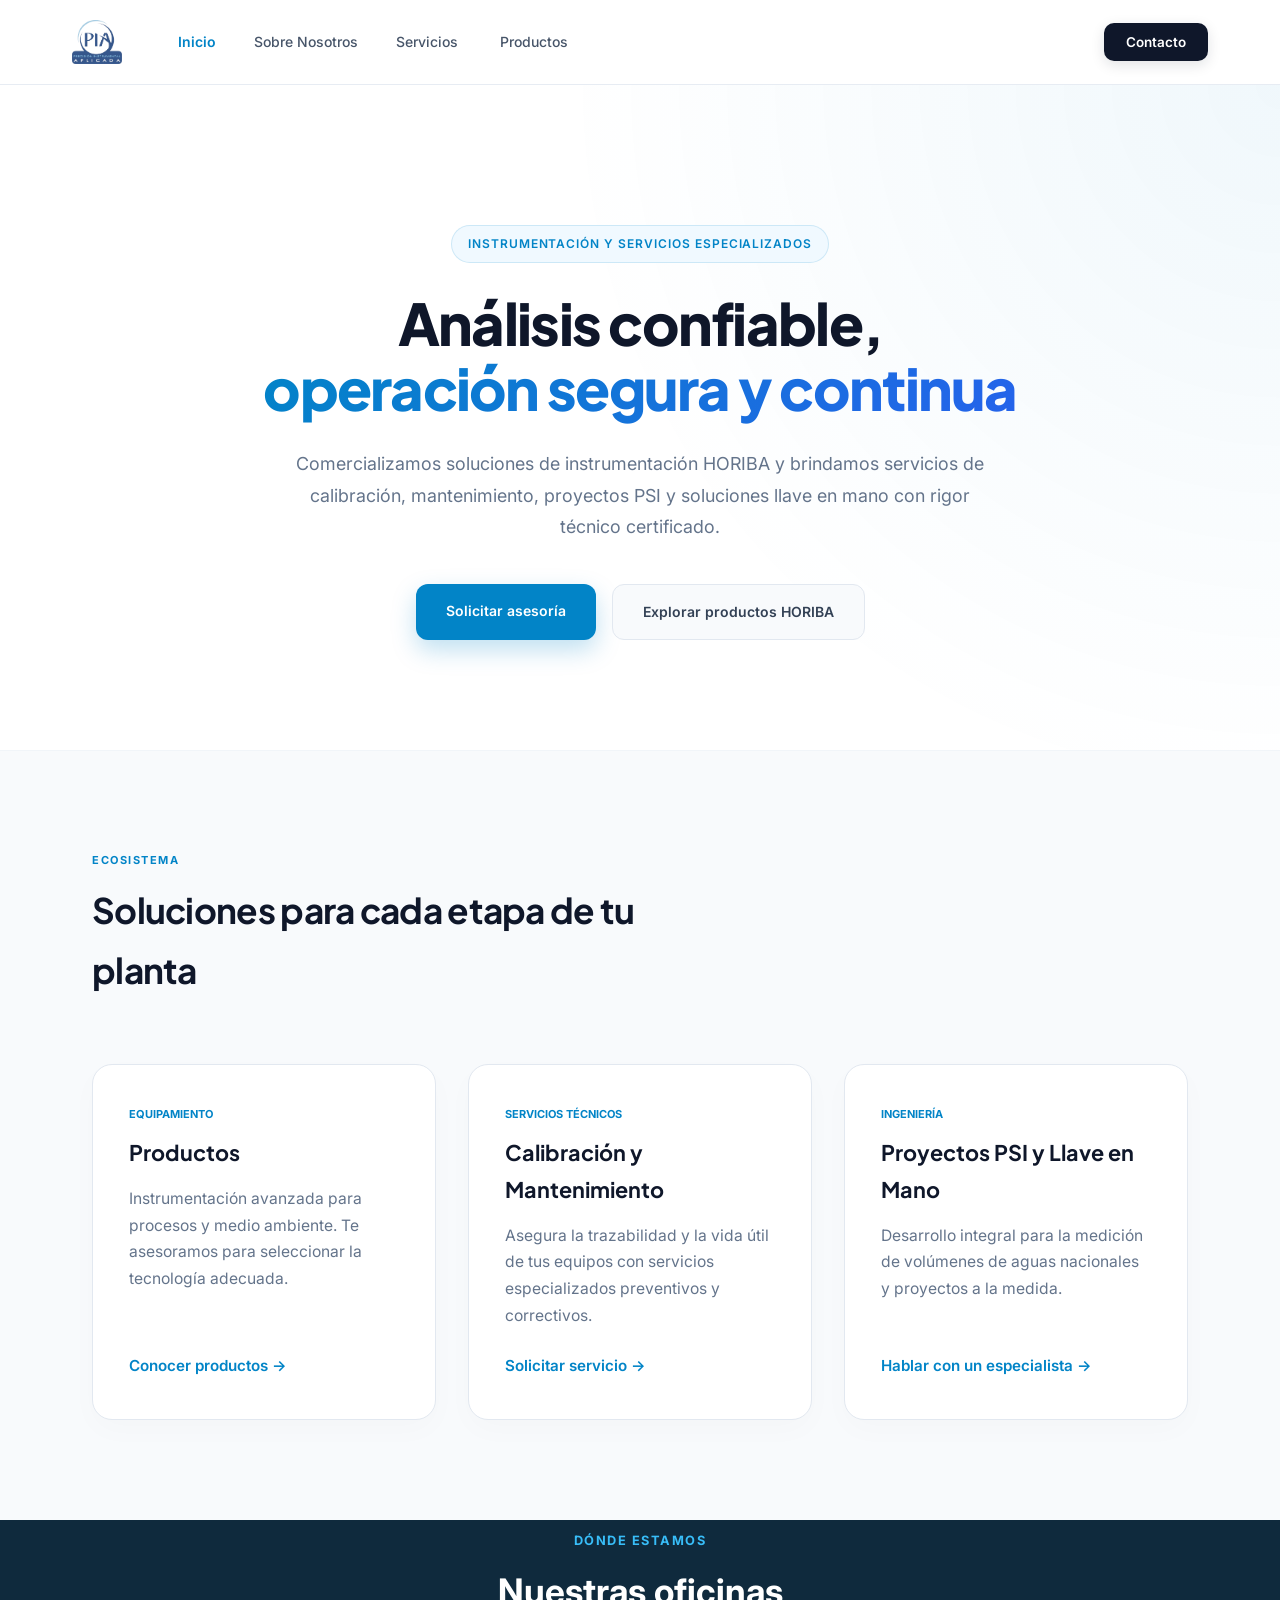
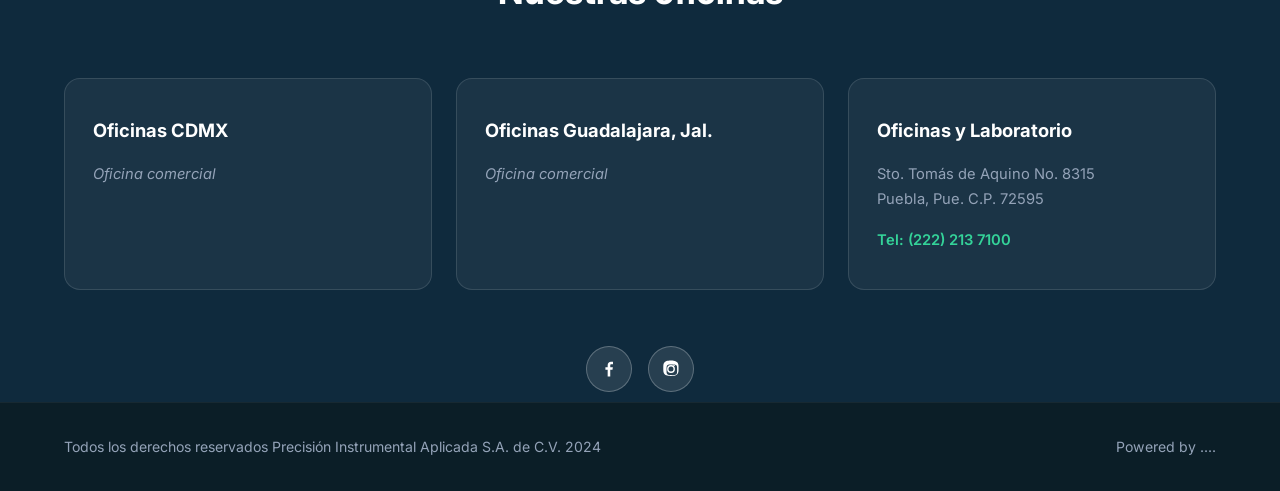
<file: index.html>
<!DOCTYPE html>
<html lang="es-MX">
<head>
  <meta charset="UTF-8">
  <meta name="viewport" content="width=device-width, initial-scale=1.0">
  <title>PIA | Precisión Instrumental Aplicada S.A. de C.V.</title>
  <meta name="description" content="Comercializamos soluciones de instrumentación HORIBA y servicios especializados de calibración, mantenimiento y proyectos PSI.">
  
  <link rel="preconnect" href="https://fonts.googleapis.com">
  <link rel="preconnect" href="https://fonts.gstatic.com" crossorigin>
  <link href="https://fonts.googleapis.com/css2?family=Inter:wght@300;400;500;600;700&family=Plus+Jakarta+Sans:wght@500;600;700;800&display=swap" rel="stylesheet">
  
  <link rel="stylesheet" href="css/style.css">
</head>
<body>

  <!-- HEADER / NAV -->
  <header style="position:sticky; top:0; z-index:1000; background:rgba(255,255,255,0.9); backdrop-filter:blur(12px); border-bottom:1px solid rgba(226,232,240,0.8);">
  <div class="header-container">

    <!-- GRUPO IZQUIERDA: LOGO + MENÚ -->
    <div class="header-left">
      <a href="index.html" style="display:flex; align-items:center;">
        <img src="assets/pialogo.png" alt="PIA" style="display:block; height:44px; width:auto;">
      </a>

      <nav>
        <ul>
          <li><a href="index.html" style="display:block; padding:10px 16px; color:#0284c7; font-size:14px; font-weight:600; border-radius:8px;">Inicio</a></li>
          <li><a href="nosotros.html" style="display:block; padding:10px 16px; color:#475569; font-size:14px; font-weight:500; border-radius:8px;">Sobre Nosotros</a></li>

          <!-- SERVICIOS -->
          <li style="position:relative;" onmouseenter="document.getElementById('drop-servicios').style.display='block';" onmouseleave="document.getElementById('drop-servicios').style.display='none';">
            <a href="servicios.html" style="display:flex; align-items:center; gap:4px; padding:10px 16px; color:#475569; font-size:14px; font-weight:500; border-radius:8px;">
              Servicios <span style="font-size:10px; opacity:0.5;"></span>
            </a>
            <div id="drop-servicios" class="nav-dropdown-menu servicios-drop">
              <div class="nav-section-title">Laboratorio</div>
              <a href="calibracion.html" class="nav-dropdown-item">Laboratorio de Calibración</a>
              <a href="mantenimiento.html" class="nav-dropdown-item">Mantenimiento Preventivo y Correctivo</a>
              <div class="nav-divider"></div>
              <div class="nav-section-title">Proyectos</div>
              <a href="servicios.html#psi" class="nav-dropdown-item">Prestador de servicios integrados (PSI)</a>
              <a href="servicios.html#llave-en-mano" class="nav-dropdown-item">Soluciones Llave en Mano</a>
            </div>
          </li>

          <!-- PRODUCTOS HORIBA -->
          <li style="position:relative;" onmouseenter="document.getElementById('drop-productos').style.display='block';" onmouseleave="document.getElementById('drop-productos').style.display='none';">
            <a href="productos.html" style="display:flex; align-items:center; gap:4px; padding:10px 16px; color:#475569; font-size:14px; font-weight:500; border-radius:8px;">
              Productos<span style="font-size:10px; opacity:0.5;"></span>
            </a>

            <div id="drop-productos" class="nav-dropdown-menu productos-drop">
              <div class="nav-section-title">De Proceso</div>
              <a href="productos.html" class="nav-dropdown-item" style="color:#0284c7; font-weight:600;">Productos</a>
              <div id="drop-productos" class="nav-dropdown-menu productos-drop">
                <div class="nav-section-title">Medio Ambiente</div>
                <a href="productos.html#medio-ambiente" class="nav-dropdown-item">Emisiones y Calidad (HORIBA)</a>
                <a href="productos.html#cems-horiba" class="nav-dropdown-item">Analizadores CEMS y Portátiles</a>
                <div class="nav-divider"></div>
                <div class="nav-section-title">Proceso</div>
                <a href="productos.html#proceso" class="nav-dropdown-item">Procesos Industriales</a>
              </div>
            </li>
          </ul>
        </nav>
      </div>

    <!-- BOTÓN DERECHA -->
    <div>
      <a href="contacto.html" style="background:#0f172a; color:#ffffff; font-size:13.5px; font-weight:600; padding:11px 22px; border-radius:10px; box-shadow:0 4px 14px rgba(15,23,42,0.12);">Contacto</a>
    </div>

  </div>
</header>


  <main>
    <!-- HERO SECTION MODERNA Y FLUIDA -->
    <section style="padding:140px 0 110px 0; background:radial-gradient(circle at top right, rgba(2,132,199,0.06), transparent 50%), #ffffff;">
      <div style="max-width:960px; margin:0 auto; padding:0 32px; text-align:center;">
        
        <div style="display:inline-block; background:#f0f9ff; color:#0284c7; font-weight:600; font-size:12px; letter-spacing:0.08em; text-transform:uppercase; padding:8px 16px; border-radius:50px; margin-bottom:28px; border:1px solid rgba(2,132,199,0.15);">
          Instrumentación y Servicios Especializados
        </div>

        <h1 style="font-family:'Plus Jakarta Sans', sans-serif; font-size:clamp(2.5rem, 4.5vw, 3.8rem); font-weight:800; color:#0f172a; line-height:1.12; margin:0 0 28px; letter-spacing:-0.03em;">
          Análisis confiable, <br>
          <span style="background: linear-gradient(135deg, #0284c7, #2563eb); -webkit-background-clip: text; background-clip: text; -webkit-text-fill-color: transparent;">operación segura y continua</span>
        </h1>

        <p style="font-size:1.12rem; color:#64748b; line-height:1.75; max-width:720px; margin:0 auto 42px auto;">
          Comercializamos soluciones de instrumentación HORIBA y brindamos servicios de calibración, mantenimiento, proyectos PSI y soluciones llave en mano con rigor técnico certificado.
        </p>

        <div style="display:flex; justify-content:center; gap:16px; flex-wrap:wrap;">
          <a href="contacto.html" style="background:#0284c7; color:#ffffff; font-weight:600; font-size:14px; padding:15px 30px; border-radius:12px; box-shadow:0 10px 25px rgba(2,132,199,0.25);">Solicitar asesoría</a>
          <a href="productos.html" style="background:#f8fafc; color:#334155; border:1px solid #e2e8f0; font-weight:600; font-size:14px; padding:15px 30px; border-radius:12px;">Explorar productos HORIBA</a>
        </div>
      </div>
    </section>

    <!-- PILARES DE SOLUCIONES (ESTILO EDITORIAL MINIMALISTA) -->
    <section style="padding:100px 0; background:#f8fafc; border-top:1px solid #f1f5f9;">
      <div style="max-width:1160px; margin:0 auto; padding:0 32px;">
        
        <div style="max-width:640px; margin-bottom:64px;">
          <span style="text-transform:uppercase; font-size:11px; font-weight:700; color:#0284c7; letter-spacing:1.5px; display:block; margin-bottom:10px;">Ecosistema</span>
          <h2 style="font-family:'Plus Jakarta Sans', sans-serif; font-size:2.2rem; color:#0f172a; margin:0; letter-spacing:-0.02em;">Soluciones para cada etapa de tu planta</h2>
        </div>

        <div style="display:grid; grid-template-columns:repeat(auto-fit, minmax(320px, 1fr)); gap:32px;">
          
          <div style="background:#ffffff; border:1px solid #e2e8f0; border-radius:20px; padding:40px 36px; box-shadow:0 10px 30px rgba(0,0,0,0.02); display:flex; flex-direction:column; justify-content:space-between;">
            <div>
              <span style="font-size:11px; font-weight:700; text-transform:uppercase; color:#0284c7; display:block; margin-bottom:12px;">Equipamiento</span>
              <h3 style="font-family:'Plus Jakarta Sans', sans-serif; font-size:1.35rem; color:#0f172a; margin:0 0 14px;">Productos</h3>
              <p style="color:#64748b; font-size:0.98rem; line-height:1.7; margin:0 0 24px;">Instrumentación avanzada para procesos y medio ambiente. Te asesoramos para seleccionar la tecnología adecuada.</p>
            </div>
            <a href="productos.html" style="color:#0284c7; font-weight:600; font-size:0.95rem;">Conocer productos →</a>
          </div>

          <div style="background:#ffffff; border:1px solid #e2e8f0; border-radius:20px; padding:40px 36px; box-shadow:0 10px 30px rgba(0,0,0,0.02); display:flex; flex-direction:column; justify-content:space-between;">
            <div>
              <span style="font-size:11px; font-weight:700; text-transform:uppercase; color:#0284c7; display:block; margin-bottom:12px;">Servicios Técnicos</span>
              <h3 style="font-family:'Plus Jakarta Sans', sans-serif; font-size:1.35rem; color:#0f172a; margin:0 0 14px;">Calibración y Mantenimiento</h3>
              <p style="color:#64748b; font-size:0.98rem; line-height:1.7; margin:0 0 24px;">Asegura la trazabilidad y la vida útil de tus equipos con servicios especializados preventivos y correctivos.</p>
            </div>
            <a href="servicios.html" style="color:#0284c7; font-weight:600; font-size:0.95rem;">Solicitar servicio →</a>
          </div>

          <div style="background:#ffffff; border:1px solid #e2e8f0; border-radius:20px; padding:40px 36px; box-shadow:0 10px 30px rgba(0,0,0,0.02); display:flex; flex-direction:column; justify-content:space-between;">
            <div>
              <span style="font-size:11px; font-weight:700; text-transform:uppercase; color:#0284c7; display:block; margin-bottom:12px;">Ingeniería</span>
              <h3 style="font-family:'Plus Jakarta Sans', sans-serif; font-size:1.35rem; color:#0f172a; margin:0 0 14px;">Proyectos PSI y Llave en Mano</h3>
              <p style="color:#64748b; font-size:0.98rem; line-height:1.7; margin:0 0 24px;">Desarrollo integral para la medición de volúmenes de aguas nacionales y proyectos a la medida.</p>
            </div>
            <a href="servicios.html#psi" style="color:#0284c7; font-weight:600; font-size:0.95rem;">Hablar con un especialista →</a>
          </div>

        </div>

      </div>
    </section>

  </main>

  <!-- OFFICES SECTION -->
  <section id="contacto" style="background:#0F2A3D; padding:10px 0; color:#ffffff;">
    <div style="max-width:1200px; margin:0 auto; padding:0 24px; max-height:1000px;">

      <p style="text-align:center; text-transform:uppercase; letter-spacing:1.5px; font-size:0.8rem; font-weight:700; color:#38BDF8; margin:0 0 10px;">Dónde estamos</p>
      <h2 style="text-align:center; color:#ffffff; font-size:2.2rem; margin:0 0 56px;">Nuestras oficinas</h2>

      <div style="display:grid; grid-template-columns:repeat(auto-fit, minmax(200px, 1fr)); gap:24px;">

        <div style="background:rgba(255,255,255,0.05); border:1px solid rgba(255,255,255,0.12); border-radius:16px; padding:36px 28px;">
          <h3 style="color:#ffffff; font-size:1.15rem; margin:0 0 16px;">Oficinas CDMX</h3>
          <p style="font-style:italic; color:#94A3B8; font-size:0.92rem; margin:0;">Oficina comercial</p>
        </div>

        <div style="background:rgba(255,255,255,0.05); border:1px solid rgba(255,255,255,0.12); border-radius:16px; padding:36px 28px;">
          <h3 style="color:#ffffff; font-size:1.15rem; margin:0 0 16px;">Oficinas Guadalajara, Jal.</h3>
          <p style="font-style:italic; color:#94A3B8; font-size:0.92rem; margin:0;">Oficina comercial</p>
        </div>

        <div style="background:rgba(255,255,255,0.05); border:1px solid rgba(255,255,255,0.12); border-radius:16px; padding:36px 28px;">
          <h3 style="color:#ffffff; font-size:1.15rem; margin:0 0 16px;">Oficinas y Laboratorio</h3>
          <p style="color:#94A3B8; font-size:0.92rem; margin:0 0 16px;">Sto. Tomás de Aquino No. 8315<br>Puebla, Pue. C.P. 72595</p>
          <p style="color:#34D399; font-weight:600; font-size:0.92rem; margin:0;">Tel: (222) 213 7100</p>
        </div>

      </div>

      <!-- SOCIAL LINKS (Updated to Facebook & Instagram only) -->
      <div style="display:flex; justify-content:center; gap:16px; margin-top:56px;">
        <a href="https://www.facebook.com/profile.php?id=61585844746764" target="_blank" rel="noopener" aria-label="Facebook"
           style="display:flex; align-items:center; justify-content:center; width:46px; height:46px; border-radius:50%; background:rgba(255,255,255,0.1); border:1px solid rgba(255,255,255,0.25);">
          <svg viewBox="0 0 24 24" width="20" height="20" fill="#ffffff"><path d="M13.5 21v-8h2.7l.4-3.2h-3.1V7.8c0-.9.3-1.5 1.6-1.5h1.7V3.4c-.3 0-1.3-.1-2.4-.1-2.4 0-4 1.5-4 4.1v2.4H7.7V13h2.7v8h3.1z"/></svg>
        </a>

        <a href="https://www.instagram.com/piagrupothera/" target="_blank" rel="noopener" aria-label="Instagram"
           style="display:flex; align-items:center; justify-content:center; width:46px; height:46px; border-radius:50%; background:rgba(255,255,255,0.1); border:1px solid rgba(255,255,255,0.25);">
          <svg viewBox="0 0 24 24" width="20" height="20" fill="#ffffff"><path d="M12 7.3A4.7 4.7 0 1 0 12 16.7 4.7 4.7 0 0 0 12 7.3zm0 7.7a3 3 0 1 1 0-6 3 3 0 0 1 0 6zm5-7.9a1.1 1.1 0 1 1-2.2 0 1.1 1.1 0 0 1 2.2 0zM21 8.2c-.1-1.6-.4-3-1.6-4.2S16.8 2.1 15.2 2C13.6 1.9 10.4 1.9 8.8 2 7.2 2.1 5.8 2.4 4.6 3.6S2.9 6.2 2.8 7.8c-.1 1.6-.1 4.8 0 6.4.1 1.6.4 3 1.6 4.2s2.6 1.7 4.2 1.8c1.6.1 4.8.1 6.4 0 1.6-.1 3-.4 4.2-1.6s1.7-2.6 1.8-4.2c.1-1.6.1-4.8 0-6.4zM19 17.5a2.7 2.7 0 0 1-1.5 1.5c-1 .4-3.4.3-4.5.3s-3.5.1-4.5-.3A2.7 2.7 0 0 1 7 17.5c-.4-1-.3-3.4-.3-4.5s-.1-3.5.3-4.5A2.7 2.7 0 0 1 8.5 7c1-.4 3.4-.3 4.5-.3s3.5-.1 4.5.3A2.7 2.7 0 0 1 19 8.5c.4 1 .3 3.4.3 4.5s.1 3.5-.3 4.5z"/></svg>
        </a>
      </div>
    </div>
  </section>

  <!-- FOOTER (Updated copyright) -->
  <footer style="background:#0B1E27; color:#94A3B8; padding:32px 0; border-top:1px solid rgba(255,255,255,0.05);">
    <div style="max-width:1200px; margin:0 auto; padding:0 24px; display:flex; justify-content:space-between; align-items:center; flex-wrap:wrap; gap:16px; font-size:0.88rem;">
      <p style="margin:0;">Todos los derechos reservados Precisión Instrumental Aplicada S.A. de C.V. 2024</p>
      <p style="margin:0;">Powered by ....</p>
    </div>
  </footer>

</body>
</html>
</file>
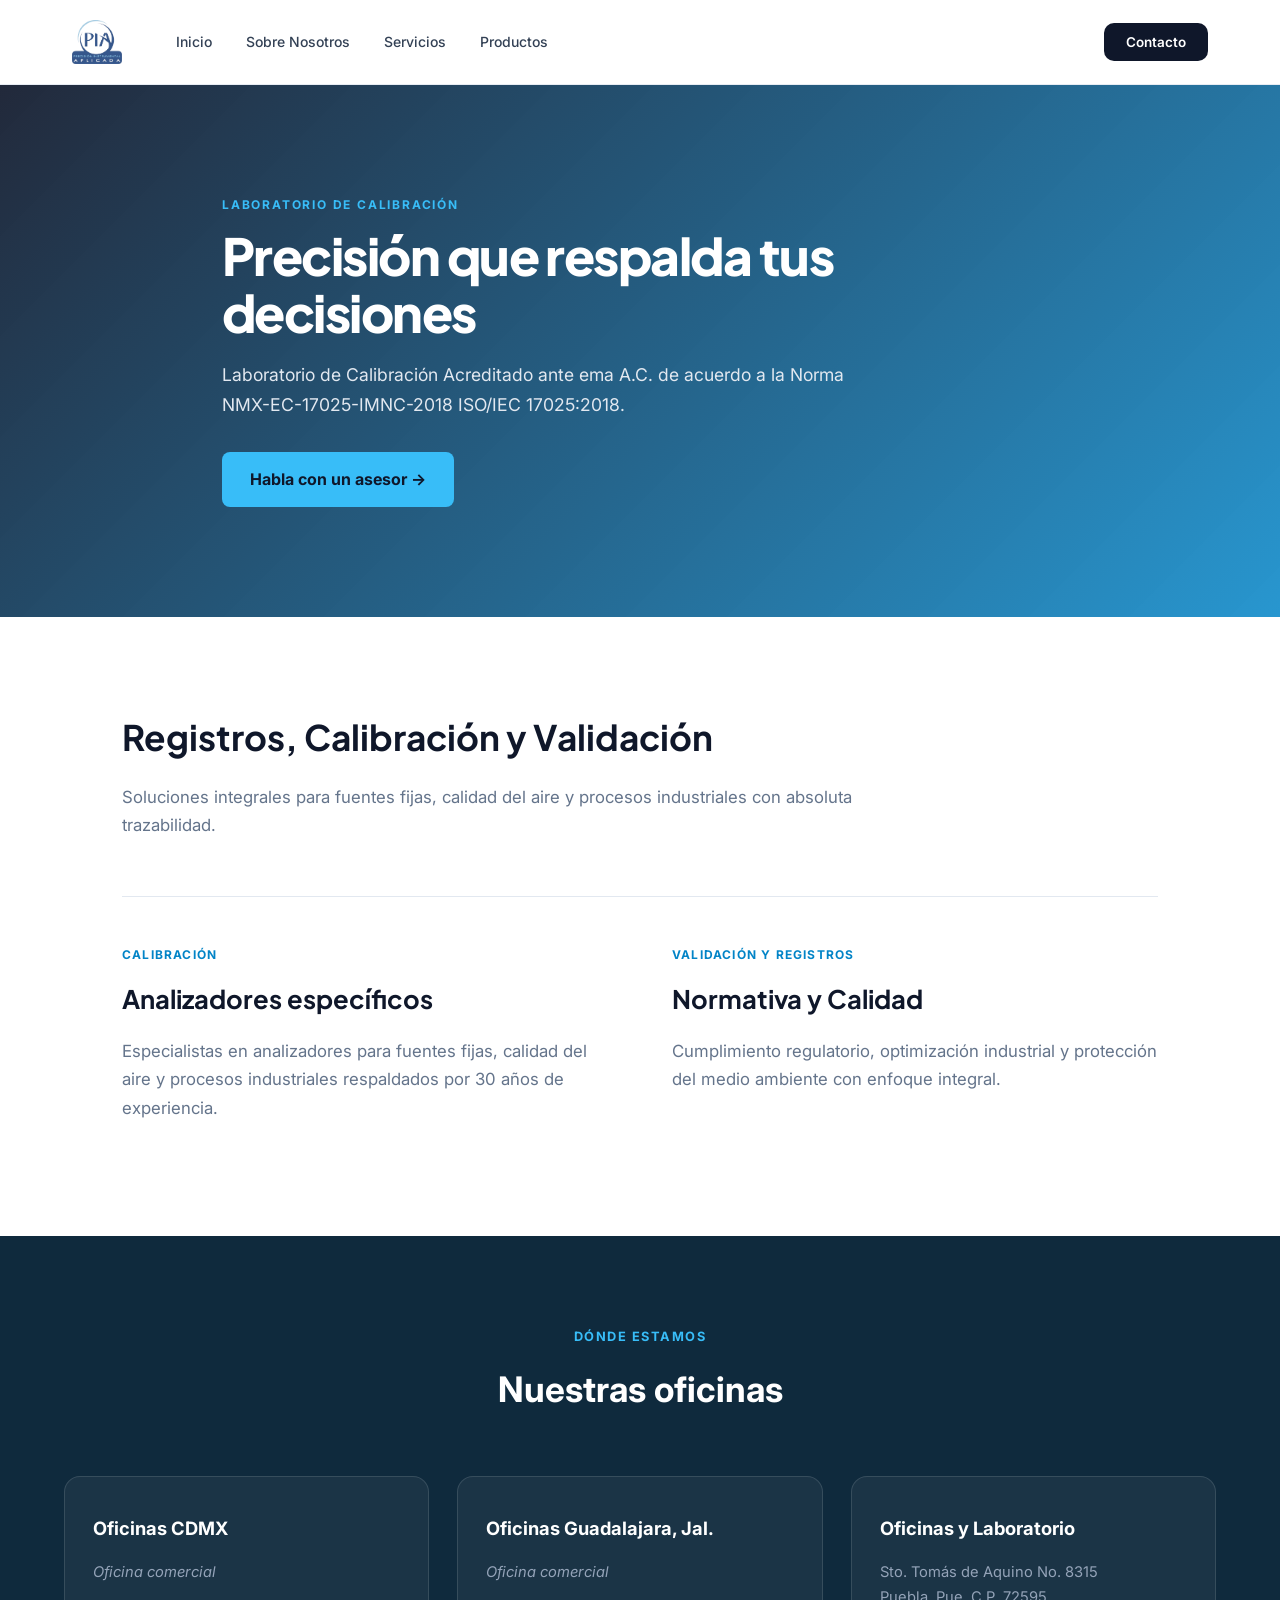
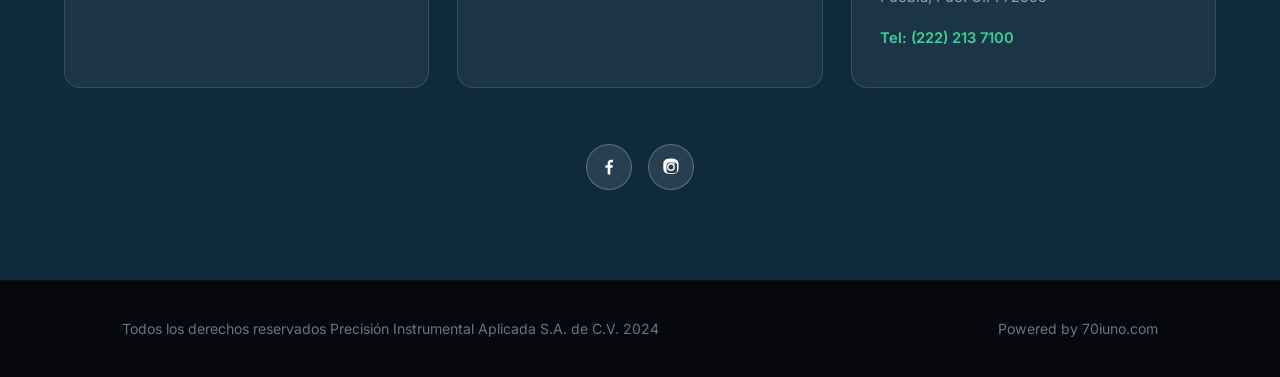
<file: calibracion.html>
<!DOCTYPE html>
<html lang="es-MX">
<head>
  <meta charset="UTF-8">
  <meta name="viewport" content="width=device-width, initial-scale=1.0">
  <title>Laboratorio de Calibración | PIA</title>
  <meta name="description" content="Servicios de calibración y validación de PIA para mediciones precisas, trazables y confiables.">
  <link rel="preconnect" href="https://fonts.googleapis.com">
  <link rel="preconnect" href="https://fonts.gstatic.com" crossorigin>
  <link href="https://fonts.googleapis.com/css2?family=Inter:wght@300;400;500;600;700&family=Plus+Jakarta+Sans:wght@500;600;700;800&display=swap" rel="stylesheet">
  <link rel="stylesheet" href="css/style.css">
</head>
<body>

  <header class="sticky-header">
    <div class="header-container">
      <div class="header-left">
        <a href="index.html" style="display:flex; align-items:center;">
          <img src="assets/pialogo.png" alt="PIA" style="display:block; height:44px; width:auto;">
        </a>
        <nav>
          <ul>
            <li><a href="index.html" class="nav-dropdown-item">Inicio</a></li>
            <li><a href="nosotros.html" class="nav-dropdown-item">Sobre Nosotros</a></li>
            <li style="position:relative;" onmouseenter="document.getElementById('drop-servicios').style.display='block';" onmouseleave="document.getElementById('drop-servicios').style.display='none';">
              <a href="servicios.html" class="nav-dropdown-item">Servicios</a>
              <div id="drop-servicios" class="nav-dropdown-menu servicios-drop">
                <div class="nav-section-title">Laboratorio</div>
                <a href="calibracion.html" class="nav-dropdown-item" style="color:#0284c7; font-weight:600;">Laboratorio de Calibración</a>
                <a href="mantenimiento.html" class="nav-dropdown-item">Mantenimiento Preventivo y Correctivo</a>
                <div class="nav-divider"></div>
                <div class="nav-section-title">Proyectos</div>
                <a href="servicios.html#psi" class="nav-dropdown-item">Prestador de servicios integrados (PSI)</a>
                <a href="servicios.html#llave-en-mano" class="nav-dropdown-item">Soluciones Llave en Mano</a>
              </div>
            </li>
            <li style="position:relative;" onmouseenter="document.getElementById('drop-productos').style.display='block';" onmouseleave="document.getElementById('drop-productos').style.display='none';">
              <a href="productos.html" class="nav-dropdown-item">Productos</a>
              <div id="drop-productos" class="nav-dropdown-menu productos-drop">
                <div class="nav-section-title">De Proceso</div>
                <a href="productos.html#proceso-gases" class="nav-dropdown-item">Monitoreo de Gases de Proceso</a>
                <a href="productos.html#proceso-agua" class="nav-dropdown-item">Monitoreo de Agua de Proceso</a>
                <div class="nav-divider"></div>
                <div class="nav-section-title">Medio Ambiente</div>
                <a href="productos.html#emisiones" class="nav-dropdown-item">Emisiones a la Atmósfera (CEMS)</a>
                <a href="productos.html#calidad-aire" class="nav-dropdown-item">Calidad del Aire</a>
                <a href="productos.html#agua-residual" class="nav-dropdown-item">Agua Residual y Potable</a>
              </div>
            </li>
          </ul>
        </nav>
      </div>
      <div>
        <a href="#contacto" style="background:#0f172a; color:#ffffff; font-size:13.5px; font-weight:600; padding:11px 22px; border-radius:10px;">Contacto</a>
      </div>
    </div>
  </header>

  <main>
    <section style="padding:110px 0; background:linear-gradient(135deg, rgba(15,23,42,0.92), rgba(2,132,199,0.85)), url('https://pia.com.mx/wp-content/uploads/2024/12/analizadores-de-gases-calibracion.jpg') center/cover; color:white;">
      <div style="max-width:900px; margin:0 auto; padding:0 32px;">
        <span style="font-size:0.75rem; text-transform:uppercase; letter-spacing:0.15em; color:#38bdf8; font-weight:700; margin-bottom:12px; display:block;">Laboratorio de Calibración</span>
        <h1 style="font-family:'Plus Jakarta Sans', sans-serif; font-size:3.2rem; font-weight:800; line-height:1.1; margin:0 0 20px; letter-spacing:-0.03em;">Precisión que respalda tus decisiones</h1>
        <p style="font-size:1.1rem; color:#e2e8f0; max-width:640px; margin:0 0 32px; line-height:1.7;">
          Laboratorio de Calibración Acreditado ante ema A.C. de acuerdo a la Norma NMX-EC-17025-IMNC-2018 ISO/IEC 17025:2018.
        </p>
        <a href="#contacto" style="background:#38bdf8; color:#0f172a; font-weight:700; text-decoration:none; padding:14px 28px; border-radius:8px; display:inline-block;">Habla con un asesor →</a>
      </div>
    </section>

    <section style="padding:90px 0; background:#ffffff;">
      <div style="max-width:1100px; margin:0 auto; padding:0 32px;">
        <div style="max-width:760px; margin-bottom:56px;">
          <h2 style="font-family:'Plus Jakarta Sans', sans-serif; font-size:2.2rem; color:#0f172a; margin:0 0 16px;">Registros, Calibración y Validación</h2>
          <p style="color:#64748b; font-size:1.05rem; margin:0;">Soluciones integrales para fuentes fijas, calidad del aire y procesos industriales con absoluta trazabilidad.</p>
        </div>

        <div style="display:grid; grid-template-columns:repeat(auto-fit, minmax(320px, 1fr)); gap:64px; border-top:1px solid #e2e8f0; padding-top:48px;">
          <div>
            <span style="color:#0284c7; font-size:0.75rem; font-weight:700; text-transform:uppercase; letter-spacing:0.1em; display:block; margin-bottom:12px;">Calibración</span>
            <h3 style="font-family:'Plus Jakarta Sans', sans-serif; font-size:1.6rem; color:#0f172a; margin:0 0 16px;">Analizadores específicos</h3>
            <p style="color:#64748b; font-size:1.05rem; line-height:1.7; margin:0 0 24px;">Especialistas en analizadores para fuentes fijas, calidad del aire y procesos industriales respaldados por 30 años de experiencia.</p>
          </div>

          <div>
            <span style="color:#0284c7; font-size:0.75rem; font-weight:700; text-transform:uppercase; letter-spacing:0.1em; display:block; margin-bottom:12px;">Validación y Registros</span>
            <h3 style="font-family:'Plus Jakarta Sans', sans-serif; font-size:1.6rem; color:#0f172a; margin:0 0 16px;">Normativa y Calidad</h3>
            <p style="color:#64748b; font-size:1.05rem; line-height:1.7; margin:0 0 24px;">Cumplimiento regulatorio, optimización industrial y protección del medio ambiente con enfoque integral.</p>
          </div>
        </div>
      </div>
    </section>
  </main>

  <section id="contacto" class="offices-section">
    <div style="max-width:1200px; margin:0 auto; padding:0 24px;">
      <p style="text-align:center; text-transform:uppercase; letter-spacing:1.5px; font-size:0.8rem; font-weight:700; color:#38BDF8; margin:0 0 12px;">Dónde estamos</p>
      <h2 style="text-align:center; color:#ffffff; font-size:2.2rem; margin:0 0 56px;">Nuestras oficinas</h2>
      <div style="display:grid; grid-template-columns:repeat(auto-fit, minmax(260px, 1fr)); gap:28px;">
        <div class="office-box">
          <h3 style="color:#ffffff; font-size:1.15rem; margin:0 0 16px;">Oficinas CDMX</h3>
          <p style="font-style:italic; color:#94A3B8; font-size:0.92rem; margin:0;">Oficina comercial</p>
        </div>
        <div class="office-box">
          <h3 style="color:#ffffff; font-size:1.15rem; margin:0 0 16px;">Oficinas Guadalajara, Jal.</h3>
          <p style="font-style:italic; color:#94A3B8; font-size:0.92rem; margin:0;">Oficina comercial</p>
        </div>
        <div class="office-box">
          <h3 style="color:#ffffff; font-size:1.15rem; margin:0 0 16px;">Oficinas y Laboratorio</h3>
          <p style="color:#94A3B8; font-size:0.92rem; margin:0 0 16px;">Sto. Tomás de Aquino No. 8315<br>Puebla, Pue. C.P. 72595</p>
          <p style="color:#34D399; font-weight:600; font-size:0.92rem; margin:0;">Tel: (222) 213 7100</p>
        </div>
      </div>

      <div style="display:flex; justify-content:center; gap:16px; margin-top:56px;">
        <a href="https://www.facebook.com/profile.php?id=61585844746764" target="_blank" rel="noopener" aria-label="Facebook" class="social-icon-btn"><svg viewBox="0 0 24 24" width="20" height="20" fill="#ffffff"><path d="M13.5 21v-8h2.7l.4-3.2h-3.1V7.8c0-.9.3-1.5 1.6-1.5h1.7V3.4c-.3 0-1.3-.1-2.4-.1-2.4 0-4 1.5-4 4.1v2.4H7.7V13h2.7v8h3.1z"/></svg></a>
        <a href="https://www.instagram.com/piagrupothera/" target="_blank" rel="noopener" aria-label="Instagram" class="social-icon-btn"><svg viewBox="0 0 24 24" width="20" height="20" fill="#ffffff"><path d="M12 7.3A4.7 4.7 0 1 0 12 16.7 4.7 4.7 0 0 0 12 7.3zm0 7.7a3 3 0 1 1 0-6 3 3 0 0 1 0 6zm5-7.9a1.1 1.1 0 1 1-2.2 0 1.1 1.1 0 0 1 2.2 0zM21 8.2c-.1-1.6-.4-3-1.6-4.2S16.8 2.1 15.2 2C13.6 1.9 10.4 1.9 8.8 2 7.2 2.1 5.8 2.4 4.6 3.6S2.9 6.2 2.8 7.8c-.1 1.6-.1 4.8 0 6.4.1 1.6.4 3 1.6 4.2s2.6 1.7 4.2 1.8c1.6.1 4.8.1 6.4 0 1.6-.1 3-.4 4.2-1.6s1.7-2.6 1.8-4.2c.1-1.6.1-4.8 0-6.4zM19 17.5a2.7 2.7 0 0 1-1.5 1.5c-1 .4-3.4.3-4.5.3s-3.5.1-4.5-.3A2.7 2.7 0 0 1 7 17.5c-.4-1-.3-3.4-.3-4.5s-.1-3.5.3-4.5A2.7 2.7 0 0 1 8.5 7c1-.4 3.4-.3 4.5-.3s3.5-.1 4.5.3A2.7 2.7 0 0 1 19 8.5c.4 1 .3 3.4.3 4.5s.1 3.5-.3 4.5z"/></svg></a>
      </div>
    </div>
  </section>

  <footer class="site-footer">
    <div style="max-width:1100px; margin:0 auto; padding:0 32px; display:flex; justify-content:space-between; align-items:center; flex-wrap:wrap; gap:16px; font-size:0.88rem;">
      <p style="margin:0;">Todos los derechos reservados Precisión Instrumental Aplicada S.A. de C.V. 2024</p>
      <p style="margin:0;">Powered by 70iuno.com</p>
    </div>
  </footer>

</body>
</html>
</file>
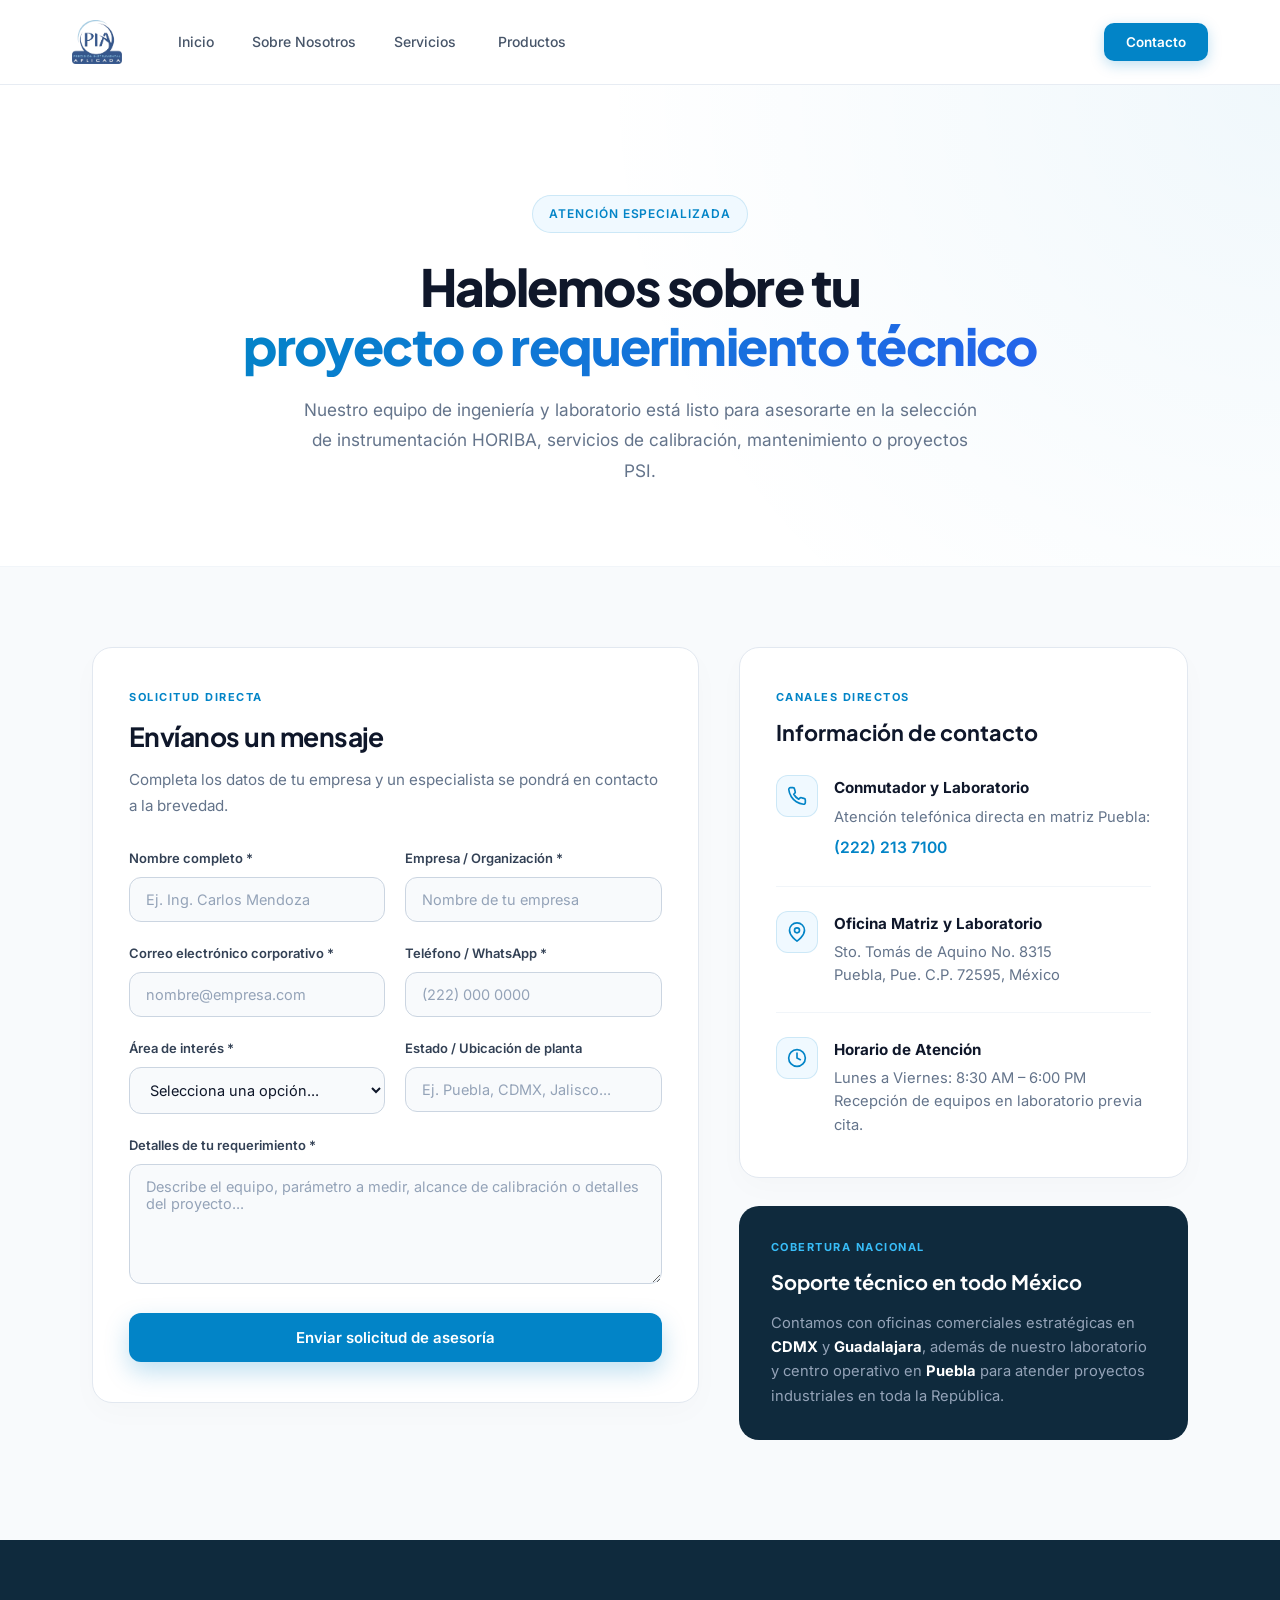
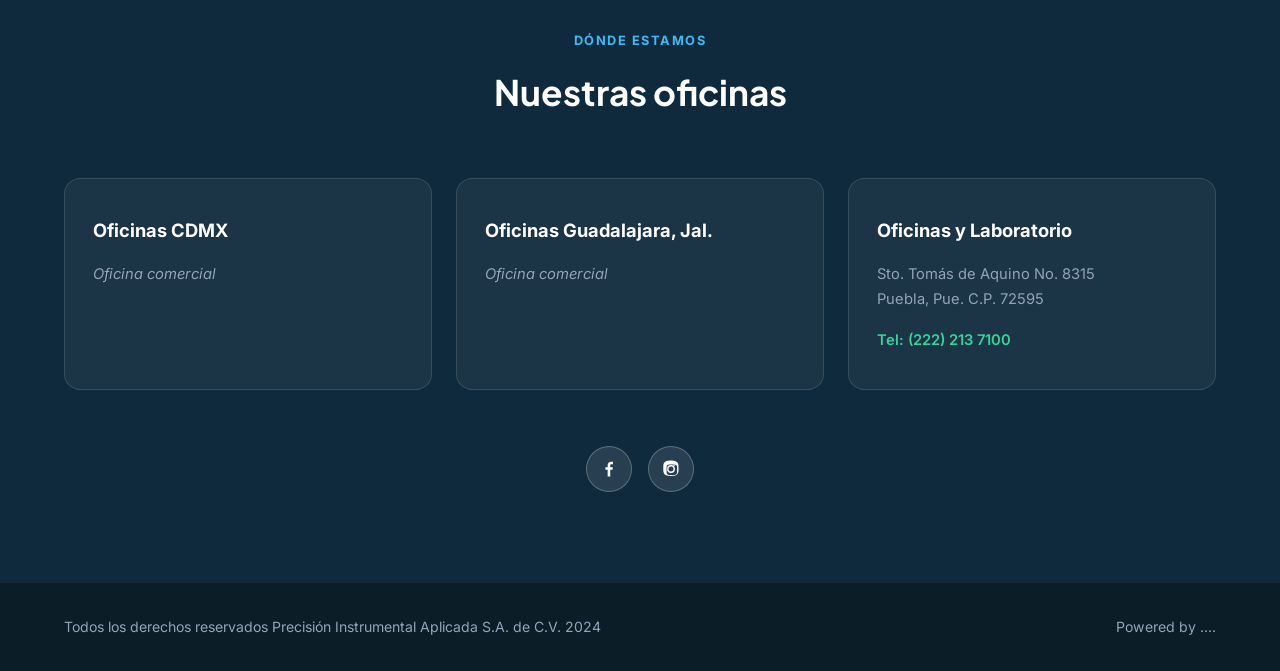
<file: contacto.html>
<!DOCTYPE html>
<html lang="es-MX">
<head>
  <meta charset="UTF-8">
  <meta name="viewport" content="width=device-width, initial-scale=1.0">
  <title>Contacto | PIA - Precisión Instrumental Aplicada S.A. de C.V.</title>
  <meta name="description" content="Ponte en contacto con nuestro equipo de ingeniería para cotizaciones de equipos HORIBA, servicios de calibración, mantenimiento y proyectos PSI.">
  
  <link rel="preconnect" href="https://fonts.googleapis.com">
  <link rel="preconnect" href="https://fonts.gstatic.com" crossorigin>
  <link href="https://fonts.googleapis.com/css2?family=Inter:wght@300;400;500;600;700&family=Plus+Jakarta+Sans:wght@500;600;700;800&display=swap" rel="stylesheet">
  
  <link rel="stylesheet" href="css/style.css">

  <style>
    /* Estilos complementarios específicos para el formulario de contacto */
    .contact-grid {
      display: grid;
      grid-template-columns: 1.35fr 1fr;
      gap: 40px;
      align-items: start;
    }

    @media (max-width: 900px) {
      .contact-grid {
        grid-template-columns: 1fr;
      }
    }

    .form-row {
      display: grid;
      grid-template-columns: 1fr 1fr;
      gap: 20px;
    }

    @media (max-width: 600px) {
      .form-row {
        grid-template-columns: 1fr;
      }
    }

    .form-group {
      margin-bottom: 20px;
    }

    .form-label {
      display: block;
      font-size: 13px;
      font-weight: 600;
      color: #334155;
      margin-bottom: 8px;
    }

    .form-control {
      width: 100%;
      padding: 13px 16px;
      font-family: 'Inter', sans-serif;
      font-size: 14.5px;
      color: #0f172a;
      background-color: #f8fafc;
      border: 1px solid #cbd5e1;
      border-radius: 12px;
      transition: all 0.2s ease;
      outline: none;
    }

    .form-control:focus {
      background-color: #ffffff;
      border-color: #0284c7;
      box-shadow: 0 0 0 4px rgba(2, 132, 199, 0.12);
    }

    .form-control::placeholder {
      color: #94a3b8;
    }

    textarea.form-control {
      resize: vertical;
      min-height: 120px;
    }

    .btn-submit {
      width: 100%;
      background: #0284c7;
      color: #ffffff;
      font-family: 'Inter', sans-serif;
      font-weight: 600;
      font-size: 15px;
      padding: 15px 28px;
      border: none;
      border-radius: 12px;
      cursor: pointer;
      box-shadow: 0 10px 25px rgba(2, 132, 199, 0.25);
      transition: all 0.25s cubic-bezier(0.16, 1, 0.3, 1);
    }

    .btn-submit:hover {
      background: #0369a1;
      transform: translateY(-1px);
      box-shadow: 0 14px 30px rgba(2, 132, 199, 0.32);
    }

    .info-card-item {
      display: flex;
      gap: 16px;
      align-items: flex-start;
      padding-bottom: 24px;
      margin-bottom: 24px;
      border-bottom: 1px solid #f1f5f9;
    }

    .info-card-item:last-child {
      padding-bottom: 0;
      margin-bottom: 0;
      border-bottom: none;
    }

    .info-icon {
      width: 42px;
      height: 42px;
      border-radius: 12px;
      background: #f0f9ff;
      color: #0284c7;
      display: flex;
      align-items: center;
      justify-content: center;
      flex-shrink: 0;
      border: 1px solid rgba(2, 132, 199, 0.15);
    }

    .form-feedback {
      display: none;
      margin-top: 20px;
      padding: 16px 20px;
      border-radius: 12px;
      background: #ecfdf5;
      border: 1px solid #a7f3d0;
      color: #065f46;
      font-size: 14px;
      font-weight: 500;
    }
  </style>
</head>
<body>

  <!-- HEADER / NAV -->
  <header class="sticky-header">
    <div class="header-container">

      <!-- GRUPO IZQUIERDA: LOGO + MENÚ -->
      <div class="header-left">
        <a href="index.html" style="display:flex; align-items:center;">
          <img src="assets/pialogo.png" alt="PIA" style="display:block; height:44px; width:auto;">
        </a>

        <nav>
          <ul>
            <li><a href="index.html" style="display:block; padding:10px 16px; color:#475569; font-size:14px; font-weight:500; border-radius:8px;">Inicio</a></li>
            <li><a href="nosotros.html" style="display:block; padding:10px 16px; color:#475569; font-size:14px; font-weight:500; border-radius:8px;">Sobre Nosotros</a></li>

            <!-- SERVICIOS -->
            <li style="position:relative;" onmouseenter="document.getElementById('drop-servicios').style.display='block';" onmouseleave="document.getElementById('drop-servicios').style.display='none';">
              <a href="servicios.html" style="display:flex; align-items:center; gap:4px; padding:10px 16px; color:#475569; font-size:14px; font-weight:500; border-radius:8px;">
                Servicios <span style="font-size:10px; opacity:0.5;"></span>
              </a>
              <div id="drop-servicios" class="nav-dropdown-menu servicios-drop">
                <div class="nav-section-title">Laboratorio</div>
                <a href="calibracion.html" class="nav-dropdown-item">Laboratorio de Calibración</a>
                <a href="mantenimiento.html" class="nav-dropdown-item">Mantenimiento Preventivo y Correctivo</a>
                <div class="nav-divider"></div>
                <div class="nav-section-title">Proyectos</div>
                <a href="servicios.html#psi" class="nav-dropdown-item">Prestador de servicios integrados (PSI)</a>
                <a href="servicios.html#llave-en-mano" class="nav-dropdown-item">Soluciones Llave en Mano</a>
              </div>
            </li>

            <!-- PRODUCTOS HORIBA -->
            <li style="position:relative;" onmouseenter="document.getElementById('drop-productos').style.display='block';" onmouseleave="document.getElementById('drop-productos').style.display='none';">
              <a href="productos.html" style="display:flex; align-items:center; gap:4px; padding:10px 16px; color:#475569; font-size:14px; font-weight:500; border-radius:8px;">
                Productos <span style="font-size:10px; opacity:0.5;"></span>
              </a>
              <div id="drop-productos" class="nav-dropdown-menu productos-drop">
                <div class="nav-section-title">De Proceso</div>
                <a href="productos.html#proceso-gases" class="nav-dropdown-item">Monitoreo de Gases de Proceso</a>
                <a href="productos.html#proceso-agua" class="nav-dropdown-item">Monitoreo de Agua de Proceso</a>
                <div class="nav-divider"></div>
                <div class="nav-section-title">Medio Ambiente</div>
                <a href="productos.html#emisiones" class="nav-dropdown-item">Emisiones a la Atmósfera (CEMS)</a>
                <a href="productos.html#calidad-aire" class="nav-dropdown-item">Calidad del Aire</a>
                <a href="productos.html#agua-residual" class="nav-dropdown-item">Agua Residual y Potable</a>
              </div>
            </li>
          </ul>
        </nav>
      </div>

      <!-- BOTÓN DERECHA (ESTADO ACTIVO) -->
      <div>
        <a href="contacto.html" style="background:#0284c7; color:#ffffff; font-size:13.5px; font-weight:600; padding:11px 22px; border-radius:10px; box-shadow:0 4px 14px rgba(2,132,199,0.25);">Contacto</a>
      </div>

    </div>
  </header>

  <main>
    <!-- HERO DE CONTACTO -->
    <section style="padding:110px 0 80px 0; background:radial-gradient(circle at top right, rgba(2,132,199,0.06), transparent 50%), #ffffff;">
      <div style="max-width:860px; margin:0 auto; padding:0 32px; text-align:center;">
        <div class="hero-badge">Atención Especializada</div>
        <h1 style="font-family:'Plus Jakarta Sans', sans-serif; font-size:clamp(2.2rem, 4vw, 3.3rem); font-weight:800; color:#0f172a; line-height:1.15; margin:0 0 20px; letter-spacing:-0.03em;">
          Hablemos sobre tu <br>
          <span style="background: linear-gradient(135deg, #0284c7, #2563eb); -webkit-background-clip: text; background-clip: text; -webkit-text-fill-color: transparent;">proyecto o requerimiento técnico</span>
        </h1>
        <p style="font-size:1.08rem; color:#64748b; line-height:1.75; max-width:680px; margin:0 auto;">
          Nuestro equipo de ingeniería y laboratorio está listo para asesorarte en la selección de instrumentación HORIBA, servicios de calibración, mantenimiento o proyectos PSI.
        </p>
      </div>
    </section>

    <!-- SECCIÓN PRINCIPAL: FORMULARIO + INFORMACIÓN DE CONTACTO -->
    <section class="content-section" style="padding:80px 0 100px 0;">
      <div style="max-width:1160px; margin:0 auto; padding:0 32px;">
        
        <div class="contact-grid">
          
          <!-- TARJETA DE FORMULARIO -->
          <div class="content-card">
            <span style="text-transform:uppercase; font-size:11px; font-weight:700; color:#0284c7; letter-spacing:1.5px; display:block; margin-bottom:8px;">Solicitud directa</span>
            <h2 style="font-family:'Plus Jakarta Sans', sans-serif; font-size:1.65rem; color:#0f172a; margin:0 0 8px; letter-spacing:-0.02em;">Envíanos un mensaje</h2>
            <p style="color:#64748b; font-size:0.95rem; margin:0 0 28px;">Completa los datos de tu empresa y un especialista se pondrá en contacto a la brevedad.</p>

            <form id="contactForm" onsubmit="handleContactSubmit(event)">
              <div class="form-row">
                <div class="form-group">
                  <label for="nombre" class="form-label">Nombre completo *</label>
                  <input type="text" id="nombre" name="nombre" class="form-control" placeholder="Ej. Ing. Carlos Mendoza" required>
                </div>
                <div class="form-group">
                  <label for="empresa" class="form-label">Empresa / Organización *</label>
                  <input type="text" id="empresa" name="empresa" class="form-control" placeholder="Nombre de tu empresa" required>
                </div>
              </div>

              <div class="form-row">
                <div class="form-group">
                  <label for="correo" class="form-label">Correo electrónico corporativo *</label>
                  <input type="email" id="correo" name="correo" class="form-control" placeholder="nombre@empresa.com" required>
                </div>
                <div class="form-group">
                  <label for="telefono" class="form-label">Teléfono / WhatsApp *</label>
                  <input type="tel" id="telefono" name="telefono" class="form-control" placeholder="(222) 000 0000" required>
                </div>
              </div>

              <div class="form-row">
                <div class="form-group">
                  <label for="interes" class="form-label">Área de interés *</label>
                  <select id="interes" name="interes" class="form-control" required>
                    <option value="" disabled selected>Selecciona una opción...</option>
                    <option value="productos-horiba">Equipamiento e Instrumentación HORIBA</option>
                    <option value="calibracion">Laboratorio de Calibración</option>
                    <option value="mantenimiento">Mantenimiento Preventivo y Correctivo</option>
                    <option value="psi">Proyectos de Medición de Aguas (PSI)</option>
                    <option value="llave-en-mano">Soluciones Llave en Mano</option>
                    <option value="otro">Consulta General / Otro</option>
                  </select>
                </div>
                <div class="form-group">
                  <label for="estado" class="form-label">Estado / Ubicación de planta</label>
                  <input type="text" id="estado" name="estado" class="form-control" placeholder="Ej. Puebla, CDMX, Jalisco...">
                </div>
              </div>

              <div class="form-group">
                <label for="mensaje" class="form-label">Detalles de tu requerimiento *</label>
                <textarea id="mensaje" name="mensaje" class="form-control" placeholder="Describe el equipo, parámetro a medir, alcance de calibración o detalles del proyecto..." required></textarea>
              </div>

              <button type="submit" class="btn-submit">Enviar solicitud de asesoría</button>

              <div id="formFeedback" class="form-feedback">
                ✓ Hemos recibido tu solicitud correctamente. Un ingeniero especialista de PIA se comunicará contigo muy pronto.
              </div>
            </form>
          </div>

          <!-- COLUMNA DERECHA: CANALES DIRECTOS Y HORARIOS -->
          <div style="display:flex; flex-direction:column; gap:28px;">
            
            <div class="content-card">
              <span style="text-transform:uppercase; font-size:11px; font-weight:700; color:#0284c7; letter-spacing:1.5px; display:block; margin-bottom:8px;">Canales directos</span>
              <h3 style="font-family:'Plus Jakarta Sans', sans-serif; font-size:1.35rem; color:#0f172a; margin:0 0 24px;">Información de contacto</h3>

              <div class="info-card-item">
                <div class="info-icon">
                  <svg width="20" height="20" viewBox="0 0 24 24" fill="none" stroke="currentColor" stroke-width="2" stroke-linecap="round" stroke-linejoin="round"><path d="M22 16.92v3a2 2 0 0 1-2.18 2 19.79 19.79 0 0 1-8.63-3.07 19.5 19.5 0 0 1-6-6 19.79 19.79 0 0 1-3.07-8.67A2 2 0 0 1 4.11 2h3a2 2 0 0 1 2 1.72 12.84 12.84 0 0 0 .7 2.81 2 2 0 0 1-.45 2.11L8.09 9.91a16 16 0 0 0 6 6l1.27-1.27a2 2 0 0 1 2.11-.45 12.84 12.84 0 0 0 2.81.7A2 2 0 0 1 22 16.92z"/></svg>
                </div>
                <div>
                  <h4 style="font-size:0.95rem; font-weight:700; color:#0f172a; margin:0 0 4px;">Conmutador y Laboratorio</h4>
                  <p style="font-size:0.92rem; color:#64748b; margin:0 0 4px;">Atención telefónica directa en matriz Puebla:</p>
                  <a href="tel:+522222137100" style="color:#0284c7; font-weight:600; font-size:0.98rem;">(222) 213 7100</a>
                </div>
              </div>

              <div class="info-card-item">
                <div class="info-icon">
                  <svg width="20" height="20" viewBox="0 0 24 24" fill="none" stroke="currentColor" stroke-width="2" stroke-linecap="round" stroke-linejoin="round"><path d="M21 10c0 7-9 13-9 13s-9-6-9-13a9 9 0 0 1 18 0z"/><circle cx="12" cy="10" r="3"/></svg>
                </div>
                <div>
                  <h4 style="font-size:0.95rem; font-weight:700; color:#0f172a; margin:0 0 4px;">Oficina Matriz y Laboratorio</h4>
                  <p style="font-size:0.92rem; color:#64748b; margin:0; line-height:1.6;">
                    Sto. Tomás de Aquino No. 8315<br>
                    Puebla, Pue. C.P. 72595, México
                  </p>
                </div>
              </div>

              <div class="info-card-item">
                <div class="info-icon">
                  <svg width="20" height="20" viewBox="0 0 24 24" fill="none" stroke="currentColor" stroke-width="2" stroke-linecap="round" stroke-linejoin="round"><circle cx="12" cy="12" r="10"/><polyline points="12 6 12 12 16 14"/></svg>
                </div>
                <div>
                  <h4 style="font-size:0.95rem; font-weight:700; color:#0f172a; margin:0 0 4px;">Horario de Atención</h4>
                  <p style="font-size:0.92rem; color:#64748b; margin:0; line-height:1.6;">
                    Lunes a Viernes: 8:30 AM – 6:00 PM<br>
                    Recepción de equipos en laboratorio previa cita.
                  </p>
                </div>
              </div>
            </div>

            <!-- TARJETA DE COBERTURA NACIONAL -->
            <div style="background:#0F2A3D; border-radius:20px; padding:32px; color:#ffffff;">
              <span style="text-transform:uppercase; font-size:11px; font-weight:700; color:#38BDF8; letter-spacing:1.5px; display:block; margin-bottom:8px;">Cobertura Nacional</span>
              <h3 style="font-family:'Plus Jakarta Sans', sans-serif; font-size:1.25rem; margin:0 0 12px; color:#ffffff;">Soporte técnico en todo México</h3>
              <p style="color:#94A3B8; font-size:0.92rem; line-height:1.65; margin:0;">
                Contamos con oficinas comerciales estratégicas en <strong style="color:#ffffff;">CDMX</strong> y <strong style="color:#ffffff;">Guadalajara</strong>, además de nuestro laboratorio y centro operativo en <strong style="color:#ffffff;">Puebla</strong> para atender proyectos industriales en toda la República.
              </p>
            </div>

          </div>

        </div>

      </div>
    </section>

    <!-- OFFICES SECTION (IDÉNTICA A INDEX.HTML PARA CONSISTENCIA) -->
    <section class="offices-section">
      <div style="max-width:1200px; margin:0 auto; padding:0 24px;">

        <p style="text-align:center; text-transform:uppercase; letter-spacing:1.5px; font-size:0.8rem; font-weight:700; color:#38BDF8; margin:0 0 10px;">Dónde estamos</p>
        <h2 style="text-align:center; color:#ffffff; font-family:'Plus Jakarta Sans', sans-serif; font-size:2.2rem; margin:0 0 56px;">Nuestras oficinas</h2>

        <div style="display:grid; grid-template-columns:repeat(auto-fit, minmax(260px, 1fr)); gap:24px;">

          <div class="office-box">
            <h3 style="color:#ffffff; font-size:1.15rem; margin:0 0 16px;">Oficinas CDMX</h3>
            <p style="font-style:italic; color:#94A3B8; font-size:0.92rem; margin:0;">Oficina comercial</p>
          </div>

          <div class="office-box">
            <h3 style="color:#ffffff; font-size:1.15rem; margin:0 0 16px;">Oficinas Guadalajara, Jal.</h3>
            <p style="font-style:italic; color:#94A3B8; font-size:0.92rem; margin:0;">Oficina comercial</p>
          </div>

          <div class="office-box">
            <h3 style="color:#ffffff; font-size:1.15rem; margin:0 0 16px;">Oficinas y Laboratorio</h3>
            <p style="color:#94A3B8; font-size:0.92rem; margin:0 0 16px;">Sto. Tomás de Aquino No. 8315<br>Puebla, Pue. C.P. 72595</p>
            <p style="color:#34D399; font-weight:600; font-size:0.92rem; margin:0;">Tel: (222) 213 7100</p>
          </div>

        </div>

        <!-- SOCIAL LINKS -->
        <div style="display:flex; justify-content:center; gap:16px; margin-top:56px;">
          <a href="https://www.facebook.com/profile.php?id=61585844746764" target="_blank" rel="noopener" aria-label="Facebook" class="social-icon-btn">
            <svg viewBox="0 0 24 24" width="20" height="20" fill="#ffffff"><path d="M13.5 21v-8h2.7l.4-3.2h-3.1V7.8c0-.9.3-1.5 1.6-1.5h1.7V3.4c-.3 0-1.3-.1-2.4-.1-2.4 0-4 1.5-4 4.1v2.4H7.7V13h2.7v8h3.1z"/></svg>
          </a>

          <a href="https://www.instagram.com/piagrupothera/" target="_blank" rel="noopener" aria-label="Instagram" class="social-icon-btn">
            <svg viewBox="0 0 24 24" width="20" height="20" fill="#ffffff"><path d="M12 7.3A4.7 4.7 0 1 0 12 16.7 4.7 4.7 0 0 0 12 7.3zm0 7.7a3 3 0 1 1 0-6 3 3 0 0 1 0 6zm5-7.9a1.1 1.1 0 1 1-2.2 0 1.1 1.1 0 0 1 2.2 0zM21 8.2c-.1-1.6-.4-3-1.6-4.2S16.8 2.1 15.2 2C13.6 1.9 10.4 1.9 8.8 2 7.2 2.1 5.8 2.4 4.6 3.6S2.9 6.2 2.8 7.8c-.1 1.6-.1 4.8 0 6.4.1 1.6.4 3 1.6 4.2s2.6 1.7 4.2 1.8c1.6.1 4.8.1 6.4 0 1.6-.1 3-.4 4.2-1.6s1.7-2.6 1.8-4.2c.1-1.6.1-4.8 0-6.4zM19 17.5a2.7 2.7 0 0 1-1.5 1.5c-1 .4-3.4.3-4.5.3s-3.5.1-4.5-.3A2.7 2.7 0 0 1 7 17.5c-.4-1-.3-3.4-.3-4.5s-.1-3.5.3-4.5A2.7 2.7 0 0 1 8.5 7c1-.4 3.4-.3 4.5-.3s3.5-.1 4.5.3A2.7 2.7 0 0 1 19 8.5c.4 1 .3 3.4.3 4.5s.1 3.5-.3 4.5z"/></svg>
          </a>
        </div>
      </div>
    </section>
  </main>

  <!-- FOOTER -->
  <footer style="background:#0B1E27; color:#94A3B8; padding:32px 0; border-top:1px solid rgba(255,255,255,0.05);">
    <div style="max-width:1200px; margin:0 auto; padding:0 24px; display:flex; justify-content:space-between; align-items:center; flex-wrap:wrap; gap:16px; font-size:0.88rem;">
      <p style="margin:0;">Todos los derechos reservados Precisión Instrumental Aplicada S.A. de C.V. 2024</p>
      <p style="margin:0;">Powered by ....</p>
    </div>
  </footer>

  <script>
    function handleContactSubmit(e) {
      e.preventDefault();
      const feedback = document.getElementById('formFeedback');
      feedback.style.display = 'block';
      e.target.reset();
    }
  </script>

</body>
</html>
</file>
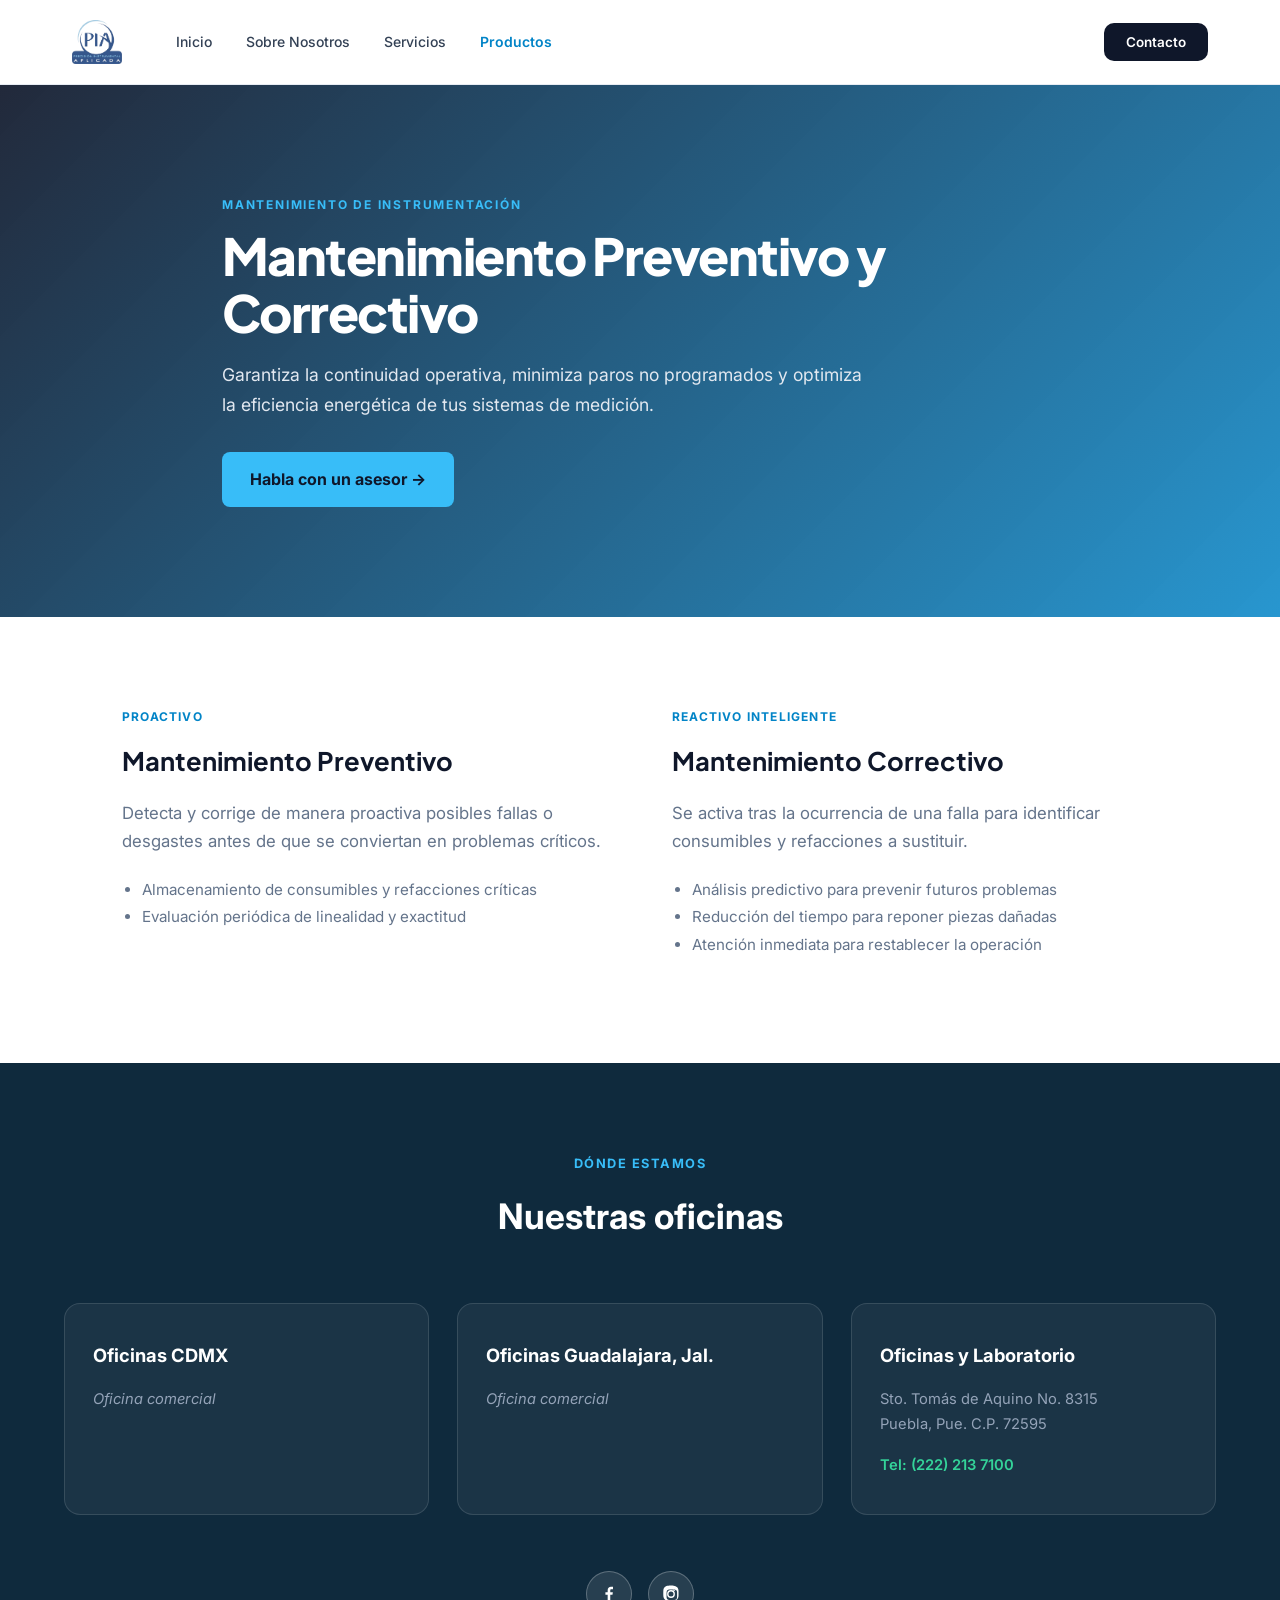
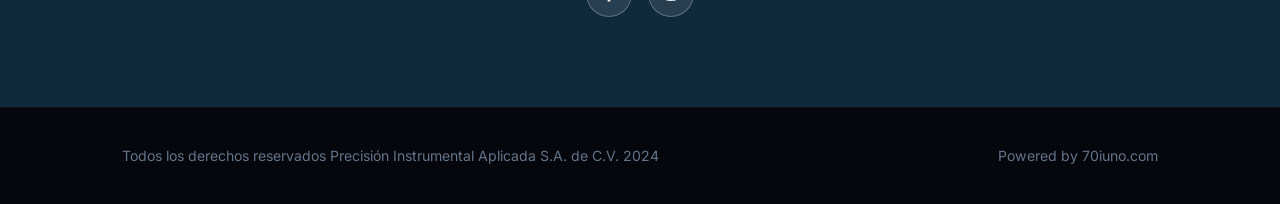
<file: mantenimiento.html>
<!DOCTYPE html>
<html lang="es-MX">
<head>
  <meta charset="UTF-8">
  <meta name="viewport" content="width=device-width, initial-scale=1.0">
  <title>Mantenimiento Preventivo y Correctivo | PIA</title>
  <meta name="description" content="Servicios de Mantenimiento Preventivo y Correctivo de PIA para maximizar la vida útil y eficiencia energética de tus equipos.">
  <link rel="preconnect" href="https://fonts.googleapis.com">
  <link rel="preconnect" href="https://fonts.gstatic.com" crossorigin>
  <link href="https://fonts.googleapis.com/css2?family=Inter:wght@300;400;500;600;700&family=Plus+Jakarta+Sans:wght@500;600;700;800&display=swap" rel="stylesheet">
  <link rel="stylesheet" href="css/style.css">
</head>
<body>

  <header class="sticky-header">
    <div class="header-container">
      <div class="header-left">
        <a href="index.html" style="display:flex; align-items:center;">
          <img src="assets/pialogo.png" alt="PIA" style="display:block; height:44px; width:auto;">
        </a>
        <nav>
          <ul>
            <li><a href="index.html" class="nav-dropdown-item">Inicio</a></li>
            <li><a href="nosotros.html" class="nav-dropdown-item">Sobre Nosotros</a></li>
            <li style="position:relative;" onmouseenter="document.getElementById('drop-servicios').style.display='block';" onmouseleave="document.getElementById('drop-servicios').style.display='none';">
              <a href="servicios.html" class="nav-dropdown-item">Servicios</a>
              <div id="drop-servicios" class="nav-dropdown-menu servicios-drop">
                <div class="nav-section-title">Laboratorio</div>
                <a href="calibracion.html" class="nav-dropdown-item">Laboratorio de Calibración</a>
                <a href="mantenimiento.html" class="nav-dropdown-item" style="color:#0284c7; font-weight:600;">Mantenimiento Preventivo y Correctivo</a>
                <div class="nav-divider"></div>
                <div class="nav-section-title">Proyectos</div>
                <a href="servicios.html#psi" class="nav-dropdown-item">Prestador de servicios integrados (PSI)</a>
                <a href="servicios.html#llave-en-mano" class="nav-dropdown-item">Soluciones Llave en Mano</a>
              </div>
            </li>
            <li style="position:relative;" onmouseenter="document.getElementById('drop-productos').style.display='block';" onmouseleave="document.getElementById('drop-productos').style.display='none';">
              <a href="productos.html" class="nav-dropdown-item" style="color:#0284c7; font-weight:600;">Productos</a>
              <div id="drop-productos" class="nav-dropdown-menu productos-drop">
                <div class="nav-section-title">Medio Ambiente</div>
                <a href="productos.html#medio-ambiente" class="nav-dropdown-item">Emisiones y Calidad (HORIBA)</a>
                <a href="productos.html#cems-horiba" class="nav-dropdown-item">Analizadores CEMS y Portátiles</a>
                <div class="nav-divider"></div>
                <div class="nav-section-title">Proceso</div>
                <a href="productos.html#proceso" class="nav-dropdown-item">Procesos Industriales</a>
              </div>
            </li>
          </ul>
        </nav>
      </div>
       <div>


        <a href="contacto.html" style="background:#0f172a; color:#ffffff; font-size:13.5px; font-weight:600; padding:11px 22px; border-radius:10px;">Contacto</a>
      </div>
    </div>
  </header>

  <main>
    <section style="padding:110px 0; background:linear-gradient(135deg, rgba(15,23,42,0.92), rgba(2,132,199,0.85)), url('https://pia.com.mx/wp-content/uploads/2024/12/analizadores-de-gases-calibracion.jpg') center/cover; color:white;">
      <div style="max-width:900px; margin:0 auto; padding:0 32px;">
        <span style="font-size:0.75rem; text-transform:uppercase; letter-spacing:0.15em; color:#38bdf8; font-weight:700; margin-bottom:12px; display:block;">Mantenimiento de Instrumentación</span>
        <h1 style="font-family:'Plus Jakarta Sans', sans-serif; font-size:3.2rem; font-weight:800; line-height:1.1; margin:0 0 20px; letter-spacing:-0.03em;">Mantenimiento Preventivo y Correctivo</h1>
        <p style="font-size:1.1rem; color:#e2e8f0; max-width:640px; margin:0 0 32px; line-height:1.7;">
          Garantiza la continuidad operativa, minimiza paros no programados y optimiza la eficiencia energética de tus sistemas de medición.
        </p>
        <a href="contacto.html" style="background:#38bdf8; color:#0f172a; font-weight:700; text-decoration:none; padding:14px 28px; border-radius:8px; display:inline-block;">Habla con un asesor →</a>
      </div>
    </section>

    <section style="padding:90px 0; background:#ffffff;">
      <div style="max-width:1100px; margin:0 auto; padding:0 32px;">
        <div style="display:grid; grid-template-columns:repeat(auto-fit, minmax(320px, 1fr)); gap:64px;">
          <div>
            <span style="color:#0284c7; font-size:0.75rem; font-weight:700; text-transform:uppercase; letter-spacing:0.1em; display:block; margin-bottom:12px;">Proactivo</span>
            <h3 style="font-family:'Plus Jakarta Sans', sans-serif; font-size:1.6rem; color:#0f172a; margin:0 0 16px;">Mantenimiento Preventivo</h3>
            <p style="color:#64748b; font-size:1.05rem; line-height:1.7; margin:0 0 20px;">
              Detecta y corrige de manera proactiva posibles fallas o desgastes antes de que se conviertan en problemas críticos.
            </p>
            <ul style="padding-left:20px; color:#64748b; font-size:0.95rem; line-height:1.8;">
              <li>Almacenamiento de consumibles y refacciones críticas</li>
              <li>Evaluación periódica de linealidad y exactitud</li>
            </ul>
          </div>

          <div>
            <span style="color:#0284c7; font-size:0.75rem; font-weight:700; text-transform:uppercase; letter-spacing:0.1em; display:block; margin-bottom:12px;">Reactivo Inteligente</span>
            <h3 style="font-family:'Plus Jakarta Sans', sans-serif; font-size:1.6rem; color:#0f172a; margin:0 0 16px;">Mantenimiento Correctivo</h3>
            <p style="color:#64748b; font-size:1.05rem; line-height:1.7; margin:0 0 20px;">
              Se activa tras la ocurrencia de una falla para identificar consumibles y refacciones a sustituir.
            </p>
            <ul style="padding-left:20px; color:#64748b; font-size:0.95rem; line-height:1.8;">
              <li>Análisis predictivo para prevenir futuros problemas</li>
              <li>Reducción del tiempo para reponer piezas dañadas</li>
              <li>Atención inmediata para restablecer la operación</li>
            </ul>
          </div>
        </div>
      </div>
    </section>
  </main>

  <section id="contacto" class="offices-section">
    <div style="max-width:1200px; margin:0 auto; padding:0 24px;">
      <p style="text-align:center; text-transform:uppercase; letter-spacing:1.5px; font-size:0.8rem; font-weight:700; color:#38BDF8; margin:0 0 12px;">Dónde estamos</p>
      <h2 style="text-align:center; color:#ffffff; font-size:2.2rem; margin:0 0 56px;">Nuestras oficinas</h2>
      <div style="display:grid; grid-template-columns:repeat(auto-fit, minmax(260px, 1fr)); gap:28px;">
        <div class="office-box">
          <h3 style="color:#ffffff; font-size:1.15rem; margin:0 0 16px;">Oficinas CDMX</h3>
          <p style="font-style:italic; color:#94A3B8; font-size:0.92rem; margin:0;">Oficina comercial</p>
        </div>
        <div class="office-box">
          <h3 style="color:#ffffff; font-size:1.15rem; margin:0 0 16px;">Oficinas Guadalajara, Jal.</h3>
          <p style="font-style:italic; color:#94A3B8; font-size:0.92rem; margin:0;">Oficina comercial</p>
        </div>
        <div class="office-box">
          <h3 style="color:#ffffff; font-size:1.15rem; margin:0 0 16px;">Oficinas y Laboratorio</h3>
          <p style="color:#94A3B8; font-size:0.92rem; margin:0 0 16px;">Sto. Tomás de Aquino No. 8315<br>Puebla, Pue. C.P. 72595</p>
          <p style="color:#34D399; font-weight:600; font-size:0.92rem; margin:0;">Tel: (222) 213 7100</p>
        </div>
      </div>

      <div style="display:flex; justify-content:center; gap:16px; margin-top:56px;">
        <a href="https://www.facebook.com/profile.php?id=61585844746764" target="_blank" rel="noopener" aria-label="Facebook" class="social-icon-btn"><svg viewBox="0 0 24 24" width="20" height="20" fill="#ffffff"><path d="M13.5 21v-8h2.7l.4-3.2h-3.1V7.8c0-.9.3-1.5 1.6-1.5h1.7V3.4c-.3 0-1.3-.1-2.4-.1-2.4 0-4 1.5-4 4.1v2.4H7.7V13h2.7v8h3.1z"/></svg></a>
        <a href="https://www.instagram.com/piagrupothera/" target="_blank" rel="noopener" aria-label="Instagram" class="social-icon-btn"><svg viewBox="0 0 24 24" width="20" height="20" fill="#ffffff"><path d="M12 7.3A4.7 4.7 0 1 0 12 16.7 4.7 4.7 0 0 0 12 7.3zm0 7.7a3 3 0 1 1 0-6 3 3 0 0 1 0 6zm5-7.9a1.1 1.1 0 1 1-2.2 0 1.1 1.1 0 0 1 2.2 0zM21 8.2c-.1-1.6-.4-3-1.6-4.2S16.8 2.1 15.2 2C13.6 1.9 10.4 1.9 8.8 2 7.2 2.1 5.8 2.4 4.6 3.6S2.9 6.2 2.8 7.8c-.1 1.6-.1 4.8 0 6.4.1 1.6.4 3 1.6 4.2s2.6 1.7 4.2 1.8c1.6.1 4.8.1 6.4 0 1.6-.1 3-.4 4.2-1.6s1.7-2.6 1.8-4.2c.1-1.6.1-4.8 0-6.4zM19 17.5a2.7 2.7 0 0 1-1.5 1.5c-1 .4-3.4.3-4.5.3s-3.5.1-4.5-.3A2.7 2.7 0 0 1 7 17.5c-.4-1-.3-3.4-.3-4.5s-.1-3.5.3-4.5A2.7 2.7 0 0 1 8.5 7c1-.4 3.4-.3 4.5-.3s3.5-.1 4.5.3A2.7 2.7 0 0 1 19 8.5c.4 1 .3 3.4.3 4.5s.1 3.5-.3 4.5z"/></svg></a>
      </div>
    </div>
  </section>

  <footer class="site-footer">
    <div style="max-width:1100px; margin:0 auto; padding:0 32px; display:flex; justify-content:space-between; align-items:center; flex-wrap:wrap; gap:16px; font-size:0.88rem;">
      <p style="margin:0;">Todos los derechos reservados Precisión Instrumental Aplicada S.A. de C.V. 2024</p>
      <p style="margin:0;">Powered by 70iuno.com</p>
    </div>
  </footer>

</body>
</html>
</file>
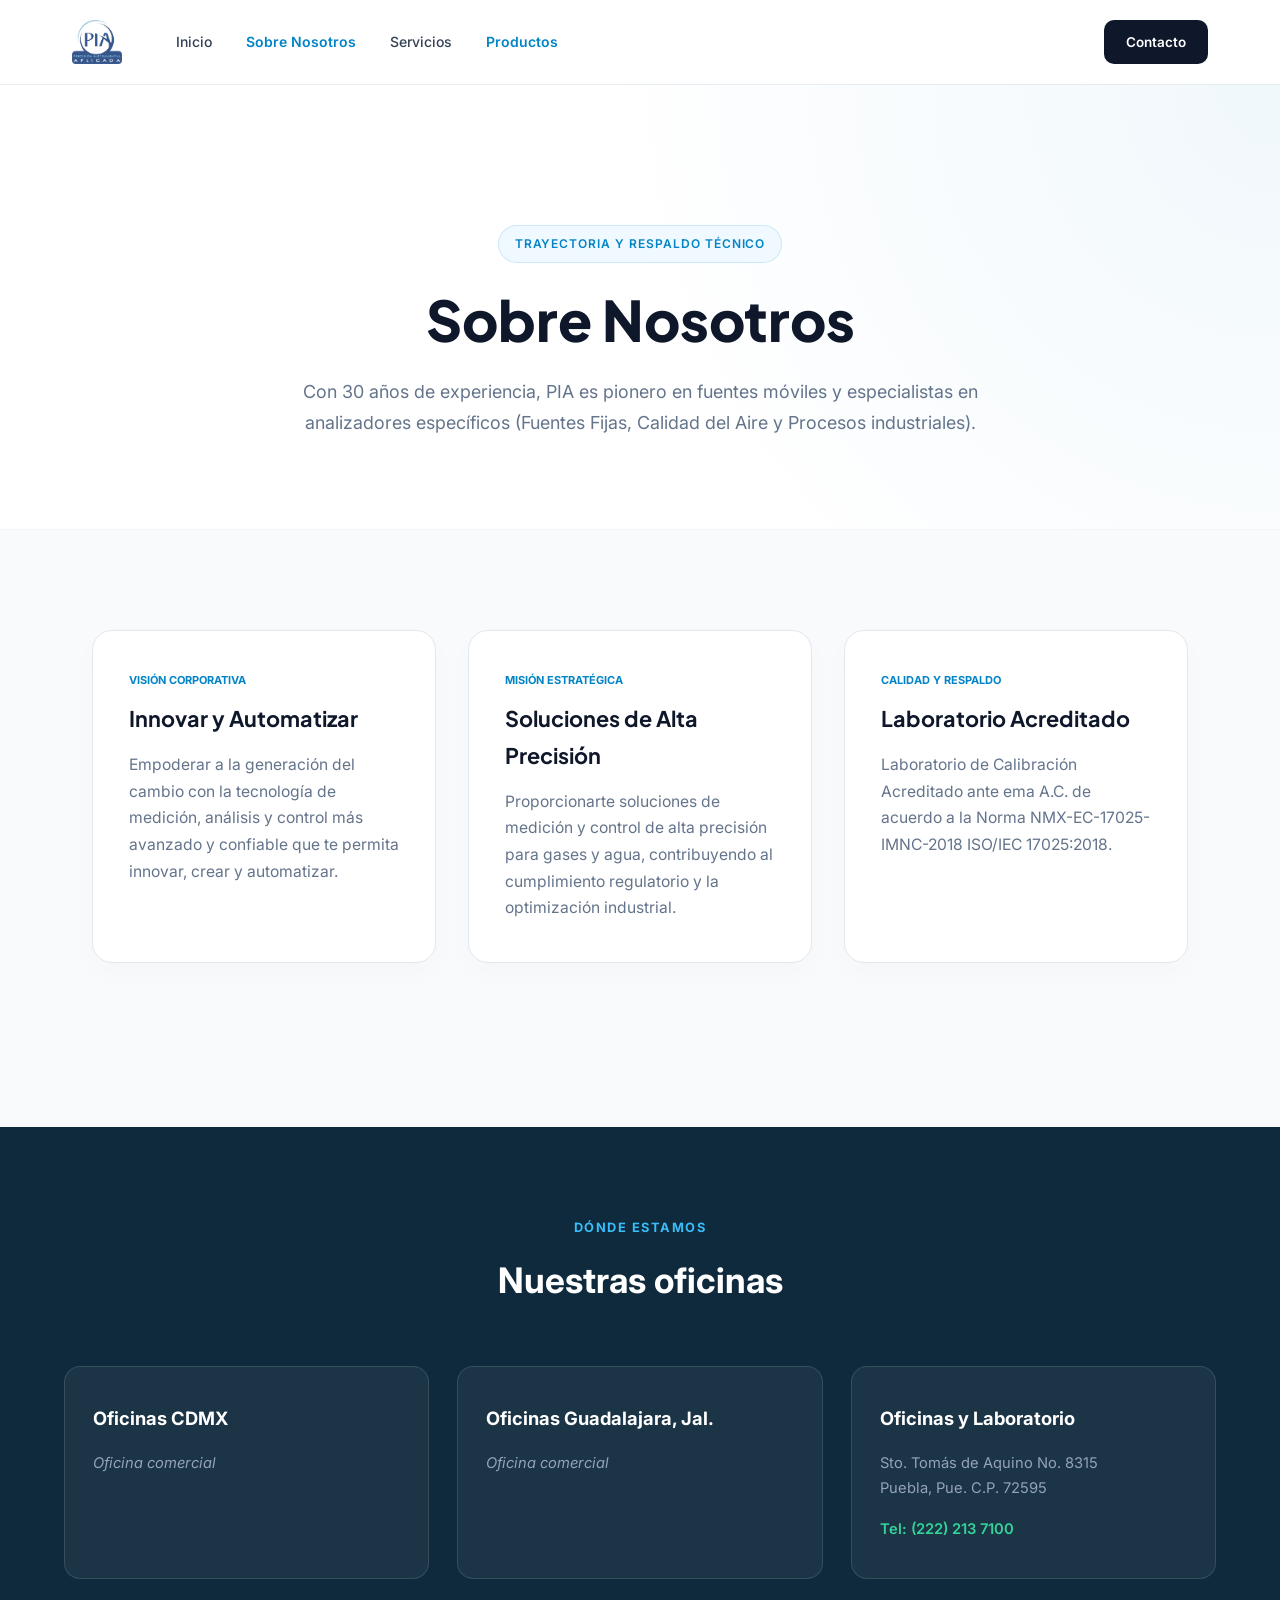
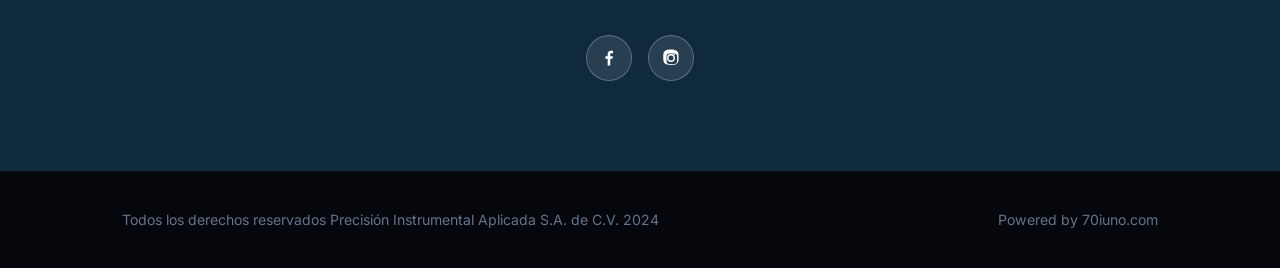
<file: nosotros.html>
<!DOCTYPE html>
<html lang="es-MX">
<head>
  <meta charset="UTF-8">
  <meta name="viewport" content="width=device-width, initial-scale=1.0">
  <title>Sobre Nosotros | PIA</title>
  <meta name="description" content="Conoce la trayectoria de más de 30 años de PIA, nuestra misión, visión, valores y acreditaciones ema A.C. / ISO 17025.">
  <link rel="preconnect" href="https://fonts.googleapis.com">
  <link rel="preconnect" href="https://fonts.gstatic.com" crossorigin>
  <link href="https://fonts.googleapis.com/css2?family=Inter:wght@300;400;500;600;700&family=Plus+Jakarta+Sans:wght@500;600;700;800&display=swap" rel="stylesheet">
  <link rel="stylesheet" href="css/style.css">
</head>
<body>

  <header class="sticky-header">
    <div class="header-container">
      <div class="header-left">
        <a href="index.html" style="display:flex; align-items:center;">
          <img src="assets/pialogo.png" alt="PIA" style="display:block; height:44px; width:auto;">
        </a>
        <nav>
          <ul>
            <li><a href="index.html" class="nav-dropdown-item">Inicio</a></li>
            <li><a href="nosotros.html" class="nav-dropdown-item" style="color:#0284c7; font-weight:600;">Sobre Nosotros</a></li>
            <li style="position:relative;" onmouseenter="document.getElementById('drop-servicios').style.display='block';" onmouseleave="document.getElementById('drop-servicios').style.display='none';">
              <a href="servicios.html" class="nav-dropdown-item">Servicios</a>
              <div id="drop-servicios" class="nav-dropdown-menu servicios-drop">
                <div class="nav-section-title">Laboratorio</div>
                <a href="calibracion.html" class="nav-dropdown-item">Laboratorio de Calibración</a>
                <a href="mantenimiento.html" class="nav-dropdown-item">Mantenimiento Preventivo y Correctivo</a>
                <div class="nav-divider"></div>
                <div class="nav-section-title">Proyectos</div>
                <a href="servicios.html#psi" class="nav-dropdown-item">Prestador de servicios integrados (PSI)</a>
                <a href="servicios.html#llave-en-mano" class="nav-dropdown-item">Soluciones Llave en Mano</a>
              </div>
            </li>
            <li style="position:relative;" onmouseenter="document.getElementById('drop-productos').style.display='block';" onmouseleave="document.getElementById('drop-productos').style.display='none';">
              <a href="productos.html" class="nav-dropdown-item" style="color:#0284c7; font-weight:600;">Productos</a>
              <div id="drop-productos" class="nav-dropdown-menu productos-drop">
                <div class="nav-section-title">Medio Ambiente</div>
                <a href="productos.html#medio-ambiente" class="nav-dropdown-item">Emisiones y Calidad (HORIBA)</a>
                <a href="productos.html#cems-horiba" class="nav-dropdown-item">Analizadores CEMS y Portátiles</a>
                <div class="nav-divider"></div>
                <div class="nav-section-title">Proceso</div>
                <a href="productos.html#proceso" class="nav-dropdown-item">Procesos Industriales</a>
              </div>
            </li>
          </ul>
        </nav>
      </div>

        <a href="contacto.html" style="background:#0f172a; color:#ffffff; font-size:13.5px; font-weight:600; padding:11px 22px; border-radius:10px;">Contacto</a>
      </div>
    </div>
  </header>

  <main>
    <section class="hero-section">
      <div style="max-width:960px; margin:0 auto; padding:0 32px;">
        <span class="hero-badge">Trayectoria y Respaldo Técnico</span>
        <h1 style="font-family:'Plus Jakarta Sans', sans-serif; font-size:clamp(2.5rem, 4.5vw, 3.5rem); font-weight:800; color:#0f172a; line-height:1.15; margin:0 0 24px;">Sobre Nosotros</h1>
        <p style="font-size:1.12rem; color:#64748b; line-height:1.75; max-width:760px; margin:0 auto;">
          Con 30 años de experiencia, PIA es pionero en fuentes móviles y especialistas en analizadores específicos (Fuentes Fijas, Calidad del Aire y Procesos industriales).
        </p>
      </div>
    </section>

    <section class="content-section">
      <div style="max-width:1160px; margin:0 auto; padding:0 32px;">
        <div class="card-grid" style="margin-bottom:64px;">
          <div class="content-card">
            <span style="font-size:11px; font-weight:700; text-transform:uppercase; color:#0284c7; display:block; margin-bottom:12px;">Visión Corporativa</span>
            <h3 style="font-family:'Plus Jakarta Sans', sans-serif; font-size:1.35rem; color:#0f172a; margin:0 0 14px;">Innovar y Automatizar</h3>
            <p style="color:#64748b; font-size:0.98rem; line-height:1.7; margin:0;">Empoderar a la generación del cambio con la tecnología de medición, análisis y control más avanzado y confiable que te permita innovar, crear y automatizar.</p>
          </div>

          <div class="content-card">
            <span style="font-size:11px; font-weight:700; text-transform:uppercase; color:#0284c7; display:block; margin-bottom:12px;">Misión Estratégica</span>
            <h3 style="font-family:'Plus Jakarta Sans', sans-serif; font-size:1.35rem; color:#0f172a; margin:0 0 14px;">Soluciones de Alta Precisión</h3>
            <p style="color:#64748b; font-size:0.98rem; line-height:1.7; margin:0;">Proporcionarte soluciones de medición y control de alta precisión para gases y agua, contribuyendo al cumplimiento regulatorio y la optimización industrial.</p>
          </div>

          <div class="content-card">
            <span style="font-size:11px; font-weight:700; text-transform:uppercase; color:#0284c7; display:block; margin-bottom:12px;">Calidad y Respaldo</span>
            <h3 style="font-family:'Plus Jakarta Sans', sans-serif; font-size:1.35rem; color:#0f172a; margin:0 0 14px;">Laboratorio Acreditado</h3>
            <p style="color:#64748b; font-size:0.98rem; line-height:1.7; margin:0;">Laboratorio de Calibración Acreditado ante ema A.C. de acuerdo a la Norma NMX-EC-17025-IMNC-2018 ISO/IEC 17025:2018.</p>
          </div>
        </div>
      </div>
    </section>
  </main>

  <section id="contacto" class="offices-section">
    <div style="max-width:1200px; margin:0 auto; padding:0 24px;">
      <p style="text-align:center; text-transform:uppercase; letter-spacing:1.5px; font-size:0.8rem; font-weight:700; color:#38BDF8; margin:0 0 12px;">Dónde estamos</p>
      <h2 style="text-align:center; color:#ffffff; font-size:2.2rem; margin:0 0 56px;">Nuestras oficinas</h2>
      <div style="display:grid; grid-template-columns:repeat(auto-fit, minmax(260px, 1fr)); gap:28px;">
        <div class="office-box">
          <h3 style="color:#ffffff; font-size:1.15rem; margin:0 0 16px;">Oficinas CDMX</h3>
          <p style="font-style:italic; color:#94A3B8; font-size:0.92rem; margin:0;">Oficina comercial</p>
        </div>
        <div class="office-box">
          <h3 style="color:#ffffff; font-size:1.15rem; margin:0 0 16px;">Oficinas Guadalajara, Jal.</h3>
          <p style="font-style:italic; color:#94A3B8; font-size:0.92rem; margin:0;">Oficina comercial</p>
        </div>
        <div class="office-box">
          <h3 style="color:#ffffff; font-size:1.15rem; margin:0 0 16px;">Oficinas y Laboratorio</h3>
          <p style="color:#94A3B8; font-size:0.92rem; margin:0 0 16px;">Sto. Tomás de Aquino No. 8315<br>Puebla, Pue. C.P. 72595</p>
          <p style="color:#34D399; font-weight:600; font-size:0.92rem; margin:0;">Tel: (222) 213 7100</p>
        </div>
      </div>

      <div style="display:flex; justify-content:center; gap:16px; margin-top:56px;">
        <a href="https://www.facebook.com/profile.php?id=61585844746764" target="_blank" rel="noopener" aria-label="Facebook" class="social-icon-btn"><svg viewBox="0 0 24 24" width="20" height="20" fill="#ffffff"><path d="M13.5 21v-8h2.7l.4-3.2h-3.1V7.8c0-.9.3-1.5 1.6-1.5h1.7V3.4c-.3 0-1.3-.1-2.4-.1-2.4 0-4 1.5-4 4.1v2.4H7.7V13h2.7v8h3.1z"/></svg></a>
        <a href="https://www.instagram.com/piagrupothera/" target="_blank" rel="noopener" aria-label="Instagram" class="social-icon-btn"><svg viewBox="0 0 24 24" width="20" height="20" fill="#ffffff"><path d="M12 7.3A4.7 4.7 0 1 0 12 16.7 4.7 4.7 0 0 0 12 7.3zm0 7.7a3 3 0 1 1 0-6 3 3 0 0 1 0 6zm5-7.9a1.1 1.1 0 1 1-2.2 0 1.1 1.1 0 0 1 2.2 0zM21 8.2c-.1-1.6-.4-3-1.6-4.2S16.8 2.1 15.2 2C13.6 1.9 10.4 1.9 8.8 2 7.2 2.1 5.8 2.4 4.6 3.6S2.9 6.2 2.8 7.8c-.1 1.6-.1 4.8 0 6.4.1 1.6.4 3 1.6 4.2s2.6 1.7 4.2 1.8c1.6.1 4.8.1 6.4 0 1.6-.1 3-.4 4.2-1.6s1.7-2.6 1.8-4.2c.1-1.6.1-4.8 0-6.4zM19 17.5a2.7 2.7 0 0 1-1.5 1.5c-1 .4-3.4.3-4.5.3s-3.5.1-4.5-.3A2.7 2.7 0 0 1 7 17.5c-.4-1-.3-3.4-.3-4.5s-.1-3.5.3-4.5A2.7 2.7 0 0 1 8.5 7c1-.4 3.4-.3 4.5-.3s3.5-.1 4.5.3A2.7 2.7 0 0 1 19 8.5c.4 1 .3 3.4.3 4.5s.1 3.5-.3 4.5z"/></svg></a>
      </div>
    </div>
  </section>

  <footer class="site-footer">
    <div style="max-width:1100px; margin:0 auto; padding:0 32px; display:flex; justify-content:space-between; align-items:center; flex-wrap:wrap; gap:16px; font-size:0.88rem;">
      <p style="margin:0;">Todos los derechos reservados Precisión Instrumental Aplicada S.A. de C.V. 2024</p>
      <p style="margin:0;">Powered by 70iuno.com</p>
    </div>
  </footer>

</body>
</html>
</file>
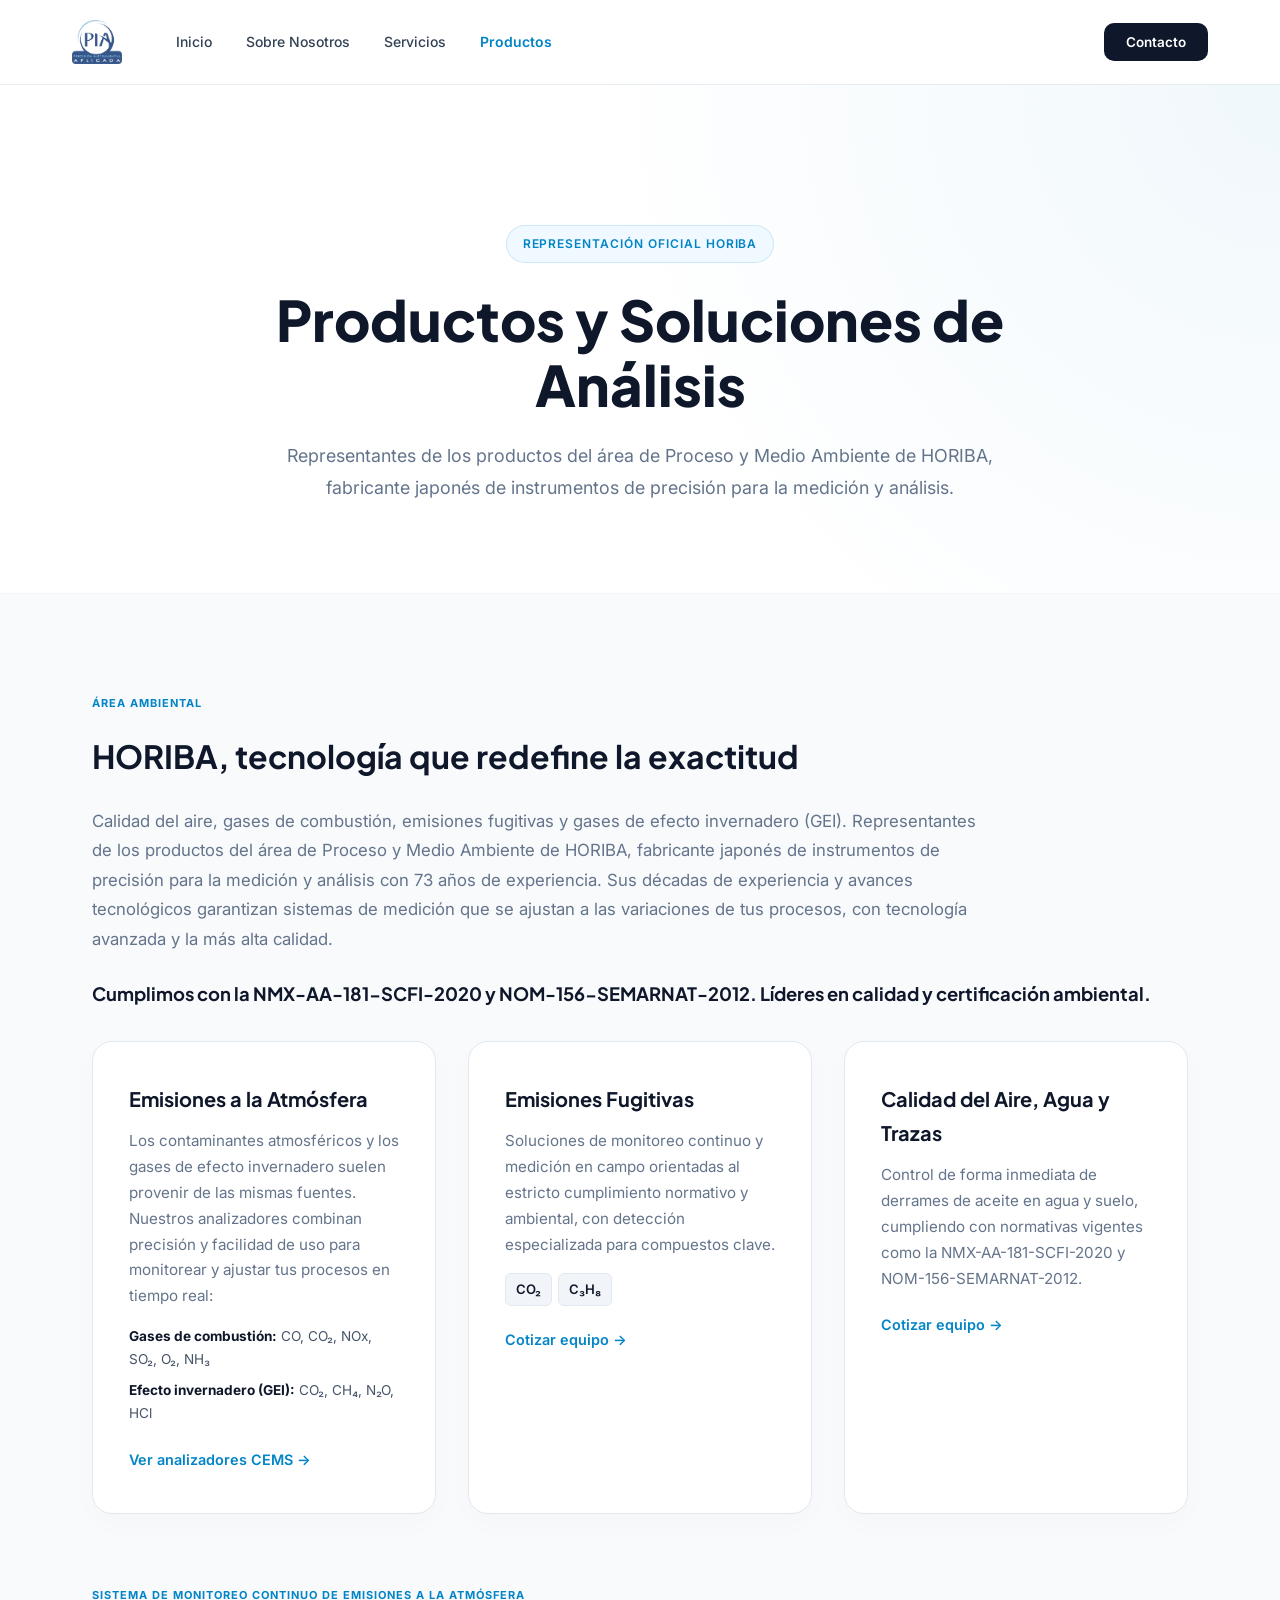
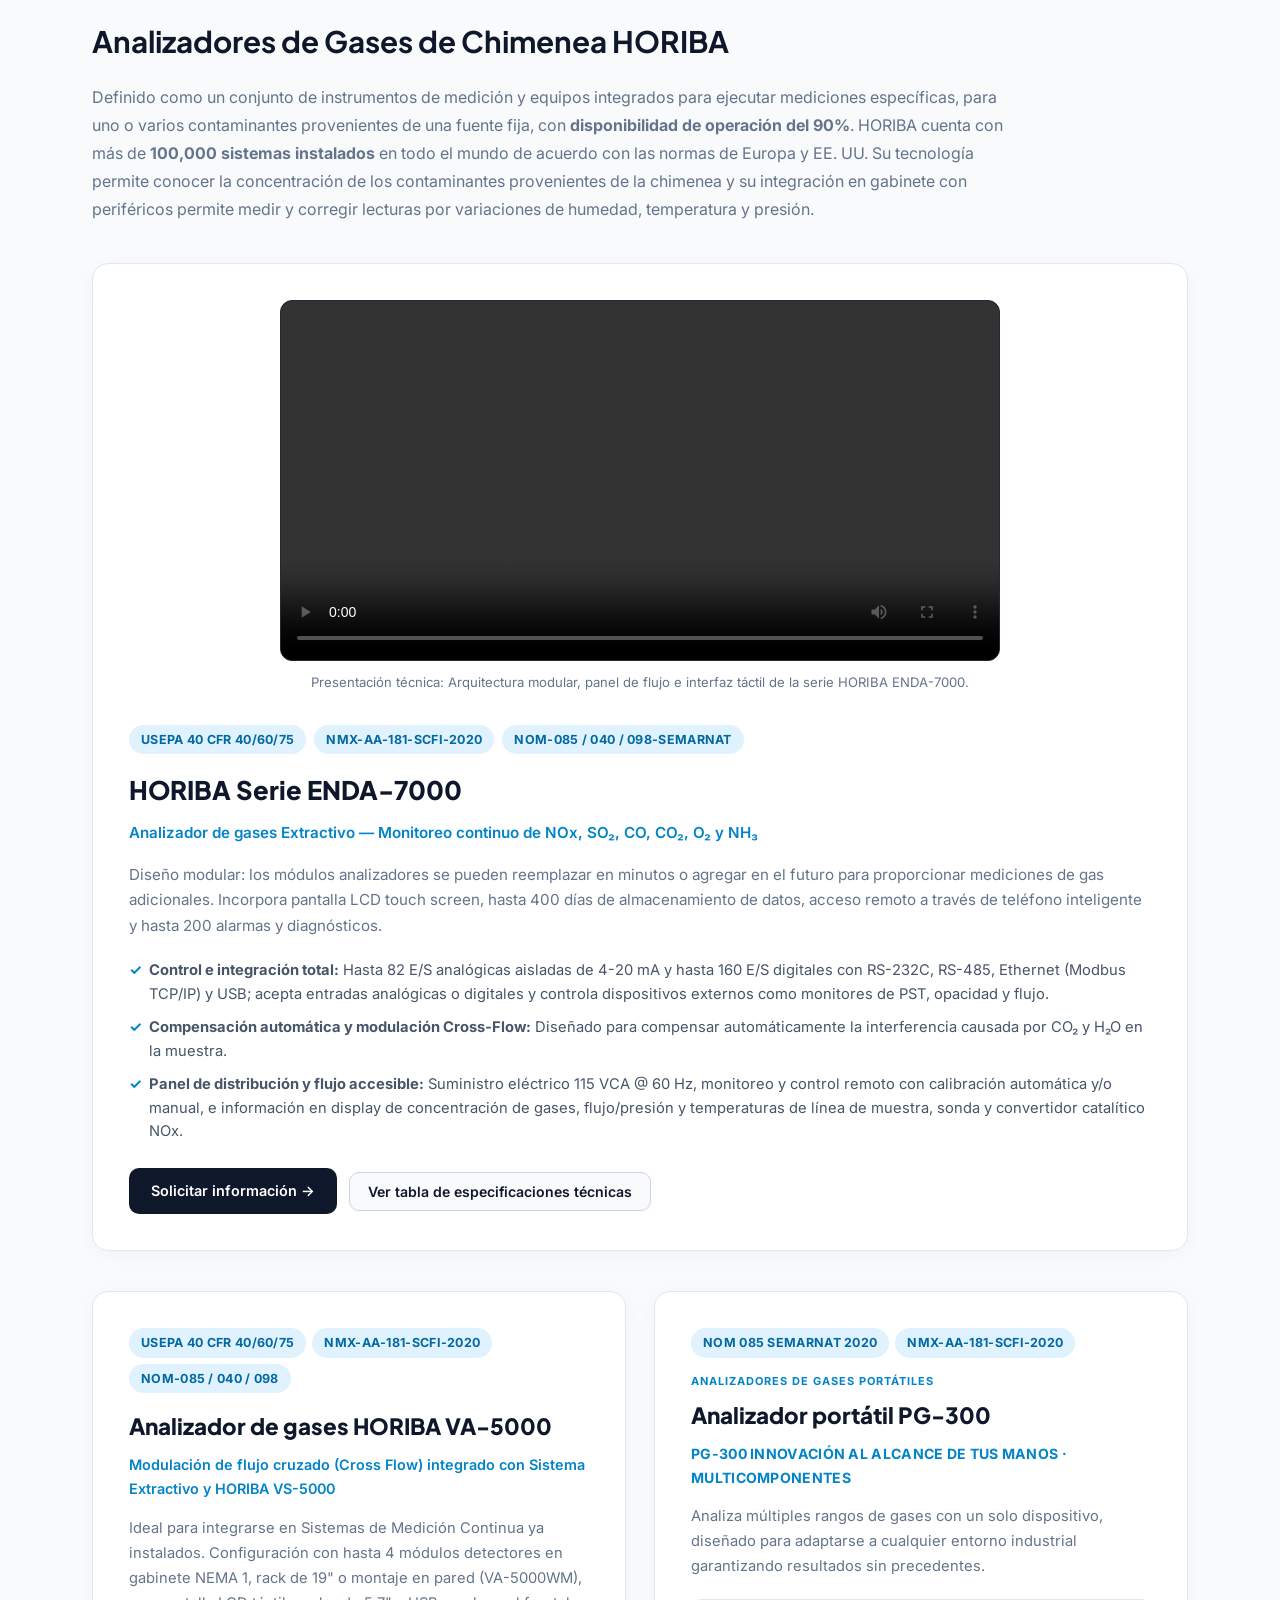
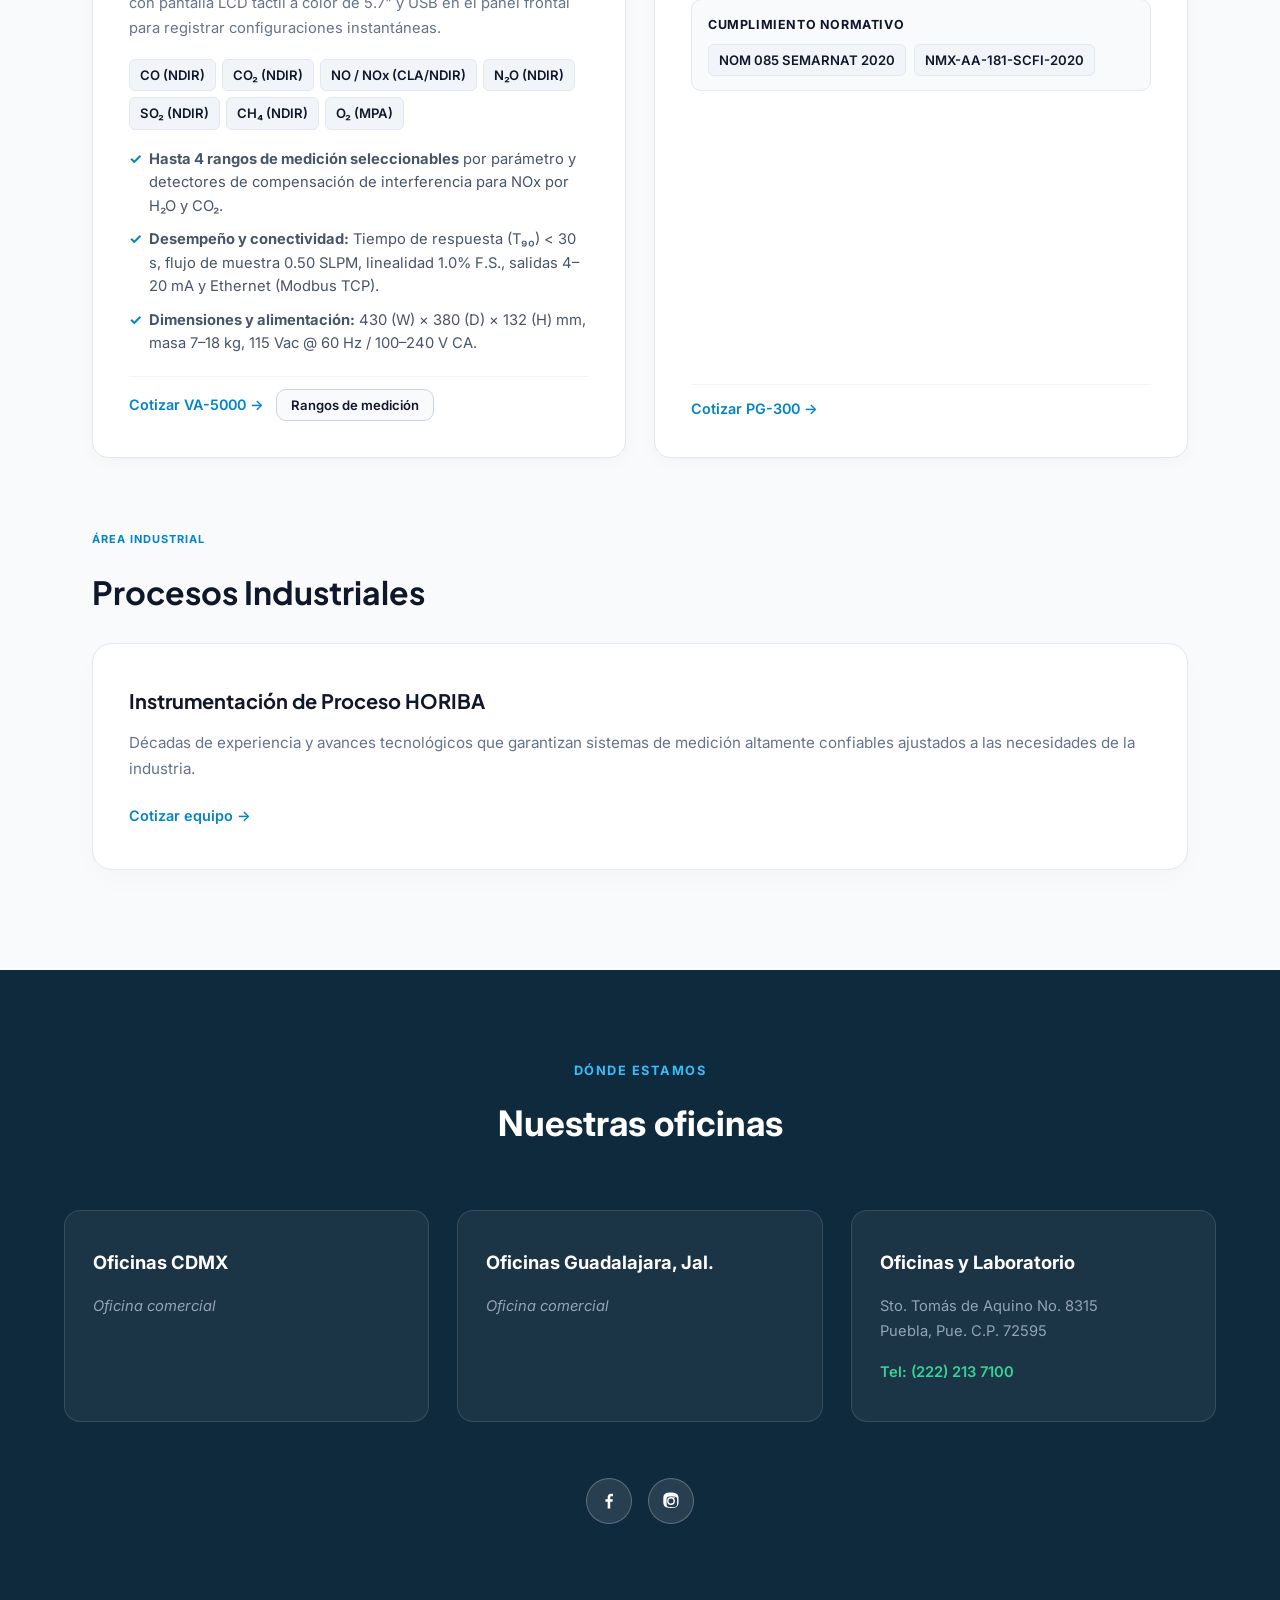
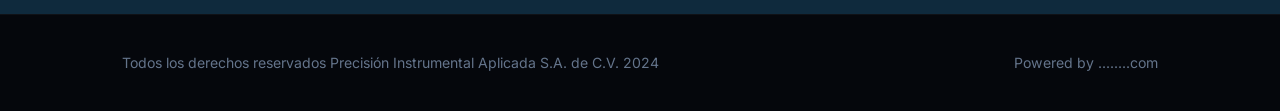
<file: productos.html>
<!DOCTYPE html>
<html lang="es-MX">
<head>
  <meta charset="UTF-8">
  <meta name="viewport" content="width=device-width, initial-scale=1.0">
  <title>Productos | PIA</title>
  <meta name="description" content="Representantes de los productos del área de Proceso y Medio Ambiente de HORIBA. Instrumentos de precisión para medición y análisis.">
  <link rel="preconnect" href="https://fonts.googleapis.com">
  <link rel="preconnect" href="https://fonts.gstatic.com" crossorigin>
  <link href="https://fonts.googleapis.com/css2?family=Inter:wght@300;400;500;600;700&family=Plus+Jakarta+Sans:wght@500;600;700;800&display=swap" rel="stylesheet">
  <link rel="stylesheet" href="css/style.css">
  <style>
    /* Estilos complementarios modernos y responsivos respetando la estética original */
    .gas-pill {
      display: inline-flex;
      align-items: center;
      background: #f1f5f9;
      color: #0f172a;
      border: 1px solid #e2e8f0;
      padding: 4px 10px;
      border-radius: 6px;
      font-size: 0.82rem;
      font-weight: 600;
    }
    .norm-badge {
      display: inline-block;
      background: #e0f2fe;
      color: #0369a1;
      padding: 4px 12px;
      border-radius: 999px;
      font-size: 0.78rem;
      font-weight: 700;
      letter-spacing: 0.3px;
    }
    .product-showcase {
      background: #ffffff;
      border: 1px solid #e2e8f0;
      border-radius: 16px;
      padding: 36px;
      box-shadow: 0 4px 20px -2px rgba(15, 23, 42, 0.04);
    }
    .specs-toggle-btn {
      background: #f8fafc;
      color: #0f172a;
      border: 1px solid #cbd5e1;
      padding: 10px 18px;
      border-radius: 10px;
      font-family: 'Inter', sans-serif;
      font-size: 0.88rem;
      font-weight: 600;
      cursor: pointer;
      display: inline-flex;
      align-items: center;
      gap: 8px;
      transition: all 0.2s ease;
    }
    .specs-toggle-btn:hover {
      background: #f1f5f9;
      border-color: #94a3b8;
    }
    .spec-table-wrapper {
      overflow-x: auto;
      margin-top: 24px;
      border: 1px solid #e2e8f0;
      border-radius: 12px;
    }
    .spec-table {
      width: 100%;
      border-collapse: collapse;
      text-align: left;
      font-size: 0.88rem;
    }
    .spec-table th {
      background: #f8fafc;
      color: #0f172a;
      font-family: 'Plus Jakarta Sans', sans-serif;
      font-weight: 700;
      padding: 14px 16px;
      border-bottom: 1px solid #e2e8f0;
    }
    .spec-table td {
      padding: 12px 16px;
      color: #475569;
      border-bottom: 1px solid #f1f5f9;
      vertical-align: top;
      line-height: 1.55;
    }
    .spec-table tr:last-child td {
      border-bottom: none;
    }
    .feature-list {
      list-style: none;
      padding: 0;
      margin: 0;
      display: grid;
      gap: 10px;
    }
    .feature-list li {
      position: relative;
      padding-left: 20px;
      color: #475569;
      font-size: 0.92rem;
      line-height: 1.6;
    }
    .feature-list li::before {
      content: "✓";
      position: absolute;
      left: 0;
      color: #0284c7;
      font-weight: 700;
    }
    .video-embed-box {
      position: relative;
      border-radius: 12px;
      overflow: hidden;
      background: #0f172a;
      border: 1px solid #1e293b;
    }
  </style>
</head>
<body>

  <!-- HEADER / NAV -->
  <header class="sticky-header">
    <div class="header-container">
      <div class="header-left">
        <a href="index.html" style="display:flex; align-items:center;">
          <img src="assets/pialogo.png" alt="PIA" style="display:block; height:44px; width:auto;">
        </a>
        <nav>
          <ul>
            <li><a href="index.html" class="nav-dropdown-item">Inicio</a></li>
            <li><a href="nosotros.html" class="nav-dropdown-item">Sobre Nosotros</a></li>
            
            <!-- SERVICIOS -->
            <li style="position:relative;" onmouseenter="document.getElementById('drop-servicios').style.display='block';" onmouseleave="document.getElementById('drop-servicios').style.display='none';">
              <a href="servicios.html" class="nav-dropdown-item">Servicios</a>
              <div id="drop-servicios" class="nav-dropdown-menu servicios-drop">
                <div class="nav-section-title">Laboratorio</div>
                <a href="calibracion.html" class="nav-dropdown-item">Laboratorio de Calibración</a>
                <a href="mantenimiento.html" class="nav-dropdown-item">Mantenimiento Preventivo y Correctivo</a>
                <div class="nav-divider"></div>
                <div class="nav-section-title">Proyectos</div>
                <a href="servicios.html#psi" class="nav-dropdown-item">Prestador de servicios integrados (PSI)</a>
                <a href="servicios.html#llave-en-mano" class="nav-dropdown-item">Soluciones Llave en Mano</a>
              </div>
            </li>

            <!-- PRODUCTOS -->
            <li style="position:relative;" onmouseenter="document.getElementById('drop-productos').style.display='block';" onmouseleave="document.getElementById('drop-productos').style.display='none';">
              <a href="productos.html" class="nav-dropdown-item" style="color:#0284c7; font-weight:600;">Productos</a>
              <div id="drop-productos" class="nav-dropdown-menu productos-drop">
                <div class="nav-section-title">Medio Ambiente</div>
                <a href="productos.html#medio-ambiente" class="nav-dropdown-item">Emisiones y Calidad (HORIBA)</a>
                <a href="productos.html#cems-horiba" class="nav-dropdown-item">Analizadores CEMS y Portátiles</a>
                <div class="nav-divider"></div>
                <div class="nav-section-title">Proceso</div>
                <a href="productos.html#proceso" class="nav-dropdown-item">Procesos Industriales</a>
              </div>
            </li>
          </ul>
        </nav>
      </div>

      <div>
        <a href="contacto.html" style="background:#0f172a; color:#ffffff; font-size:13.5px; font-weight:600; padding:11px 22px; border-radius:10px;">Contacto</a>
      </div>
    </div>
  </header>

  <main>
    <!-- HERO -->
    <section class="hero-section">
      <div style="max-width:960px; margin:0 auto; padding:0 32px;">
        <span class="hero-badge">Representación Oficial HORIBA</span>
        <h1 style="font-family:'Plus Jakarta Sans', sans-serif; font-size:clamp(2.5rem, 4.5vw, 3.5rem); font-weight:800; color:#0f172a; line-height:1.15; margin:0 0 24px;">Productos y Soluciones de Análisis</h1>
        <p style="font-size:1.12rem; color:#64748b; line-height:1.75; max-width:760px; margin:0 auto;">
          Representantes de los productos del área de Proceso y Medio Ambiente de HORIBA, fabricante japonés de instrumentos de precisión para la medición y análisis.
        </p>
      </div>
    </section>

    <!-- CONTENT SECTIONS -->
    <section class="content-section">
      <div style="max-width:1160px; margin:0 auto; padding:0 32px; display:grid; gap:72px;">
        
        <!-- MEDIO AMBIENTE / HORIBA -->
        <div id="medio-ambiente">
          <span style="font-size:11px; font-weight:700; color:#0284c7; text-transform:uppercase; letter-spacing:1px; display:block; margin-bottom:16px;">Área Ambiental</span>
          <h2 style="font-family:'Plus Jakarta Sans', sans-serif; font-size:2rem; color:#0f172a; margin:0 0 24px;">HORIBA, tecnología que redefine la exactitud</h2>
          <p style="color:#64748b; font-size:1.05rem; line-height:1.75; max-width:900px; margin:0 0 24px;">
            Calidad del aire, gases de combustión, emisiones fugitivas y gases de efecto invernadero (GEI). Representantes de los productos del área de Proceso y Medio Ambiente de HORIBA, fabricante japonés de instrumentos de precisión para la medición y análisis con 73 años de experiencia. Sus décadas de experiencia y avances tecnológicos garantizan sistemas de medición que se ajustan a las variaciones de tus procesos, con tecnología avanzada y la más alta calidad.
          </p>
          <p style="font-family:'Plus Jakarta Sans', sans-serif; font-size:1.15rem; font-weight:700; color:#0f172a; margin:0 0 32px;">
            Cumplimos con la NMX-AA-181-SCFI-2020 y NOM-156-SEMARNAT-2012. Líderes en calidad y certificación ambiental.
          </p>
          
          <div class="card-grid">
            <div class="content-card">
              <h3 style="font-family:'Plus Jakarta Sans', sans-serif; font-size:1.25rem; color:#0f172a; margin:0 0 12px;">Emisiones a la Atmósfera</h3>
              <p style="color:#64748b; font-size:0.95rem; line-height:1.7; margin:0 0 16px;">
                Los contaminantes atmosféricos y los gases de efecto invernadero suelen provenir de las mismas fuentes. Nuestros analizadores combinan precisión y facilidad de uso para monitorear y ajustar tus procesos en tiempo real:
              </p>
              <div style="display:flex; flex-direction:column; gap:8px; margin-bottom:20px; font-size:0.85rem; color:#475569;">
                <div><strong style="color:#0f172a;">Gases de combustión:</strong> CO, CO₂, NOx, SO₂, O₂, NH₃</div>
                <div><strong style="color:#0f172a;">Efecto invernadero (GEI):</strong> CO₂, CH₄, N₂O, HCl</div>
              </div>
              <a href="#cems-horiba" style="color:#0284c7; font-weight:600; font-size:0.9rem;">Ver analizadores CEMS →</a>
            </div>

            <div class="content-card">
              <h3 style="font-family:'Plus Jakarta Sans', sans-serif; font-size:1.25rem; color:#0f172a; margin:0 0 12px;">Emisiones Fugitivas</h3>
              <p style="color:#64748b; font-size:0.95rem; line-height:1.7; margin:0 0 16px;">
                Soluciones de monitoreo continuo y medición en campo orientadas al estricto cumplimiento normativo y ambiental, con detección especializada para compuestos clave.
              </p>
              <div style="display:flex; flex-wrap:wrap; gap:6px; margin-bottom:20px;">
                <span class="gas-pill">CO₂</span>
                <span class="gas-pill">C₃H₈</span>
              </div>
              <a href="contacto.html" style="color:#0284c7; font-weight:600; font-size:0.9rem;">Cotizar equipo →</a>
            </div>

            <div class="content-card">
              <h3 style="font-family:'Plus Jakarta Sans', sans-serif; font-size:1.25rem; color:#0f172a; margin:0 0 12px;">Calidad del Aire, Agua y Trazas</h3>
              <p style="color:#64748b; font-size:0.95rem; line-height:1.7; margin:0 0 20px;">
                Control de forma inmediata de derrames de aceite en agua y suelo, cumpliendo con normativas vigentes como la NMX-AA-181-SCFI-2020 y NOM-156-SEMARNAT-2012.
              </p>
              <a href="contacto.html" style="color:#0284c7; font-weight:600; font-size:0.9rem;">Cotizar equipo →</a>
            </div>
          </div>
        </div>

        <!-- DETALLE DE SISTEMAS DE MONITOREO CONTINUO Y PORTÁTILES -->
        <div id="cems-horiba" style="display:grid; gap:40px;">
          <div>
            <span style="font-size:11px; font-weight:700; color:#0284c7; text-transform:uppercase; letter-spacing:1px; display:block; margin-bottom:12px;">Sistema de monitoreo continuo de emisiones a la atmósfera</span>
            <h2 style="font-family:'Plus Jakarta Sans', sans-serif; font-size:1.85rem; color:#0f172a; margin:0 0 16px;">Analizadores de Gases de Chimenea HORIBA</h2>
            <p style="color:#64748b; font-size:1rem; line-height:1.75; max-width:920px; margin:0;">
              Definido como un conjunto de instrumentos de medición y equipos integrados para ejecutar mediciones específicas, para uno o varios contaminantes provenientes de una fuente fija, con <strong>disponibilidad de operación del 90%</strong>. HORIBA cuenta con más de <strong>100,000 sistemas instalados</strong> en todo el mundo de acuerdo con las normas de Europa y EE. UU. Su tecnología permite conocer la concentración de los contaminantes provenientes de la chimenea y su integración en gabinete con periféricos permite medir y corregir lecturas por variaciones de humedad, temperatura y presión.
            </p>
          </div>

          <!-- 1. HORIBA ENDA-7000 -->
          <div class="product-showcase">
            <!-- Video Centrado Arriba -->
            <div style="max-width:720px; margin:0 auto 32px;">
              <div class="video-embed-box">
                <video controls preload="metadata" style="width:100%; display:block; max-height:400px; object-fit:cover; margin:0 auto;">
                  <source src="assets/HORIBA-ENDA-7000-Series-The-Ultimate-Stack-Gas-Analyzer.mp4" type="video/mp4">
                  Tu navegador no soporta la reproducción de video.
                </video>
              </div>
              <p style="font-size:0.82rem; color:#64748b; margin:10px 0 0; text-align:center;">
                Presentación técnica: Arquitectura modular, panel de flujo e interfaz táctil de la serie HORIBA ENDA-7000.
              </p>
            </div>

            <!-- Información y Características Debajo del Video -->
            <div>
              <div style="display:flex; flex-wrap:wrap; gap:8px; margin-bottom:14px;">
                <span class="norm-badge">USEPA 40 CFR 40/60/75</span>
                <span class="norm-badge">NMX-AA-181-SCFI-2020</span>
                <span class="norm-badge">NOM-085 / 040 / 098-SEMARNAT</span>
              </div>
              <h3 style="font-family:'Plus Jakarta Sans', sans-serif; font-size:1.6rem; font-weight:800; color:#0f172a; margin:0 0 8px;">HORIBA Serie ENDA-7000</h3>
              <p style="color:#0284c7; font-weight:600; font-size:0.95rem; margin:0 0 16px;">Analizador de gases Extractivo — Monitoreo continuo de NOx, SO₂, CO, CO₂, O₂ y NH₃</p>
              <p style="color:#64748b; font-size:0.95rem; line-height:1.7; margin:0 0 20px;">
                Diseño modular: los módulos analizadores se pueden reemplazar en minutos o agregar en el futuro para proporcionar mediciones de gas adicionales. Incorpora pantalla LCD touch screen, hasta 400 días de almacenamiento de datos, acceso remoto a través de teléfono inteligente y hasta 200 alarmas y diagnósticos.
              </p>

              <ul class="feature-list" style="margin-bottom:24px;">
                <li><strong>Control e integración total:</strong> Hasta 82 E/S analógicas aisladas de 4-20 mA y hasta 160 E/S digitales con RS-232C, RS-485, Ethernet (Modbus TCP/IP) y USB; acepta entradas analógicas o digitales y controla dispositivos externos como monitores de PST, opacidad y flujo.</li>
                <li><strong>Compensación automática y modulación Cross-Flow:</strong> Diseñado para compensar automáticamente la interferencia causada por CO₂ y H₂O en la muestra.</li>
                <li><strong>Panel de distribución y flujo accesible:</strong> Suministro eléctrico 115 VCA @ 60 Hz, monitoreo y control remoto con calibración automática y/o manual, e información en display de concentración de gases, flujo/presión y temperaturas de línea de muestra, sonda y convertidor catalítico NOx.</li>
              </ul>

              <div style="display:flex; flex-wrap:wrap; gap:12px; align-items:center;">
                <a href="contacto.html" style="background:#0f172a; color:#ffffff; font-size:0.9rem; font-weight:600; padding:11px 22px; border-radius:10px;">Solicitar información →</a>
                <button type="button" class="specs-toggle-btn" onclick="var el=document.getElementById('specs-enda7000'); el.style.display = el.style.display === 'none' ? 'block' : 'none';">
                  Ver tabla de especificaciones técnicas
                </button>
              </div>
            </div>

            <!-- Tabla desplegable ENDA-7000 -->
            <div id="specs-enda7000" style="display:none;">
              <div class="spec-table-wrapper">
                <table class="spec-table">
                  <thead>
                    <tr>
                      <th>Componente</th>
                      <th>Rango de Medición</th>
                      <th>Principio de Medición</th>
                      <th>Desempeño y Especificaciones</th>
                    </tr>
                  </thead>
                  <tbody>
                    <tr>
                      <td><strong>CO</strong></td>
                      <td>0–5 / 500 ppm<br>0–100 / 5000 ppm</td>
                      <td>Infrarrojo no dispersivo (NDIR)</td>
                      <td>Compensación automática de interferencia por CO₂ y H₂O en la muestra. Rango dual adaptable a variaciones del proceso.</td>
                    </tr>
                    <tr>
                      <td><strong>CO₂</strong></td>
                      <td>0–5% / 0–5–50%</td>
                      <td>Infrarrojo no dispersivo (NDIR)</td>
                      <td rowspan="5">
                        <strong>Repetibilidad:</strong> ±0.5% de escala completa<br>
                        <strong>Zero Drift / Linealidad:</strong> ±1.0% de escala completa por semana<br>
                        <strong>Span Drift:</strong> ±2.0% de escala completa por semana<br>
                        <strong>Tiempo de respuesta (T₉₀):</strong> &lt; 40 s<br>
                        <strong>Caudal del gas de muestra:</strong> 2.5 a 5 lpm
                      </td>
                    </tr>
                    <tr>
                      <td><strong>NOx</strong></td>
                      <td>0–5 / 5000 ppm<br>0–200 / 5000 ppm</td>
                      <td>Quimioluminiscencia (CLA) o NDIR</td>
                    </tr>
                    <tr>
                      <td><strong>SO₂</strong></td>
                      <td>0–10 / 1000 ppm<br>0–200 / 5000 ppm</td>
                      <td>NDIR o Ultravioleta no dispersivo (NDUV)</td>
                    </tr>
                    <tr>
                      <td><strong>O₂</strong></td>
                      <td>0–5 / 25%</td>
                      <td>Magneto-neumático (MPA)</td>
                    </tr>
                    <tr>
                      <td><strong>NH₃</strong></td>
                      <td>0–10 / 100 ppm</td>
                      <td>Quimioluminiscencia (CLA)</td>
                    </tr>
                  </tbody>
                </table>
              </div>
            </div>
          </div>

          <!-- 2. HORIBA VA-5000 & 3. PORTÁTIL PG-300 -->
          <div style="display:grid; grid-template-columns:repeat(auto-fit, minmax(340px, 1fr)); gap:28px;">
            
            <!-- HORIBA VA-5000 -->
            <div class="product-showcase" style="display:flex; flex-direction:column; justify-content:space-between;">
              <div>
                <div style="display:flex; flex-wrap:wrap; gap:6px; margin-bottom:14px;">
                  <span class="norm-badge">USEPA 40 CFR 40/60/75</span>
                  <span class="norm-badge">NMX-AA-181-SCFI-2020</span>
                  <span class="norm-badge">NOM-085 / 040 / 098</span>
                </div>
                <h3 style="font-family:'Plus Jakarta Sans', sans-serif; font-size:1.4rem; font-weight:800; color:#0f172a; margin:0 0 8px;">Analizador de gases HORIBA VA-5000</h3>
                <p style="color:#0284c7; font-weight:600; font-size:0.9rem; margin:0 0 14px;">Modulación de flujo cruzado (Cross Flow) integrado con Sistema Extractivo y HORIBA VS-5000</p>
                <p style="color:#64748b; font-size:0.92rem; line-height:1.7; margin:0 0 18px;">
                  Ideal para integrarse en Sistemas de Medición Continua ya instalados. Configuración con hasta 4 módulos detectores en gabinete NEMA 1, rack de 19" o montaje en pared (VA-5000WM), con pantalla LCD táctil a color de 5.7" y USB en el panel frontal para registrar configuraciones instantáneas.
                </p>

                <div style="display:flex; flex-wrap:wrap; gap:6px; margin-bottom:18px;">
                  <span class="gas-pill">CO (NDIR)</span>
                  <span class="gas-pill">CO₂ (NDIR)</span>
                  <span class="gas-pill">NO / NOx (CLA/NDIR)</span>
                  <span class="gas-pill">N₂O (NDIR)</span>
                  <span class="gas-pill">SO₂ (NDIR)</span>
                  <span class="gas-pill">CH₄ (NDIR)</span>
                  <span class="gas-pill">O₂ (MPA)</span>
                </div>

                <ul class="feature-list" style="margin-bottom:20px;">
                  <li><strong>Hasta 4 rangos de medición seleccionables</strong> por parámetro y detectores de compensación de interferencia para NOx por H₂O y CO₂.</li>
                  <li><strong>Desempeño y conectividad:</strong> Tiempo de respuesta (T₉₀) &lt; 30 s, flujo de muestra 0.50 SLPM, linealidad 1.0% F.S., salidas 4–20 mA y Ethernet (Modbus TCP).</li>
                  <li><strong>Dimensiones y alimentación:</strong> 430 (W) × 380 (D) × 132 (H) mm, masa 7–18 kg, 115 Vac @ 60 Hz / 100–240 V CA.</li>
                </ul>
              </div>

              <div style="display:flex; flex-wrap:wrap; gap:12px; align-items:center; padding-top:12px; border-top:1px solid #f1f5f9;">
                <a href="contacto.html" style="color:#0284c7; font-weight:600; font-size:0.9rem;">Cotizar VA-5000 →</a>
                <button type="button" class="specs-toggle-btn" style="padding:7px 14px; font-size:0.82rem;" onclick="var el=document.getElementById('specs-va5000'); el.style.display = el.style.display === 'none' ? 'block' : 'none';">
                  Rangos de medición
                </button>
              </div>

              <div id="specs-va5000" style="display:none;">
                <div class="spec-table-wrapper">
                  <table class="spec-table" style="font-size:0.82rem;">
                    <thead>
                      <tr>
                        <th>Gas</th>
                        <th>Rangos de Medición</th>
                        <th>Principio</th>
                      </tr>
                    </thead>
                    <tbody>
                      <tr><td><strong>CO</strong></td><td>0–50/200 ppm; 0–100%</td><td>NDIR</td></tr>
                      <tr><td><strong>CO₂</strong></td><td>0–50/100 ppm; 0–100%</td><td>NDIR</td></tr>
                      <tr><td><strong>NO / NOx</strong></td><td>NO/NOx: 0–5000 ppm; NO: 0–500 ppm</td><td>CLA / NDIR</td></tr>
                      <tr><td><strong>N₂O</strong></td><td>0–100 ppm; 0–5000 ppm</td><td>NDIR</td></tr>
                      <tr><td><strong>SO₂</strong></td><td>0–100/200 ppm; 0–10%</td><td>NDIR</td></tr>
                      <tr><td><strong>CH₄</strong></td><td>0–100/200 ppm; 0–100%</td><td>NDIR</td></tr>
                      <tr><td><strong>O₂</strong></td><td>0–5 / 25%</td><td>Magneto-neumático (MPA)</td></tr>
                    </tbody>
                  </table>
                </div>
              </div>
            </div>

            <!-- ANALIZADOR PORTÁTIL PG-300 -->
            <div class="product-showcase" style="display:flex; flex-direction:column; justify-content:space-between;">
              <div>
                <div style="display:flex; flex-wrap:wrap; gap:6px; margin-bottom:14px;">
                  <span class="norm-badge">NOM 085 SEMARNAT 2020</span>
                  <span class="norm-badge">NMX-AA-181-SCFI-2020</span>
                </div>

                <span style="font-size:11px; font-weight:700; color:#0284c7; text-transform:uppercase; letter-spacing:1px; display:block; margin-bottom:6px;">
                  Analizadores de gases portátiles
                </span>

                <h3 style="font-family:'Plus Jakarta Sans', sans-serif; font-size:1.4rem; font-weight:800; color:#0f172a; margin:0 0 8px;">
                  Analizador portátil PG-300
                </h3>

                <p style="color:#0284c7; font-weight:700; font-size:0.88rem; letter-spacing:0.3px; margin:0 0 14px;">
                  PG-300 INNOVACIÓN AL ALCANCE DE TUS MANOS · MULTICOMPONENTES
                </p>

                <p style="color:#64748b; font-size:0.92rem; line-height:1.7; margin:0 0 20px;">
                  Analiza múltiples rangos de gases con un solo dispositivo, diseñado para adaptarse a cualquier entorno industrial garantizando resultados sin precedentes.
                </p>

                <div style="background:#f8fafc; border:1px solid #e2e8f0; border-radius:10px; padding:14px 16px; margin-bottom:20px;">
                  <p style="font-size:0.78rem; font-weight:700; text-transform:uppercase; letter-spacing:0.6px; color:#0f172a; margin:0 0 8px;">
                    Cumplimiento normativo
                  </p>
                  <div style="display:flex; flex-wrap:wrap; gap:8px;">
                    <span class="gas-pill">NOM 085 SEMARNAT 2020</span>
                    <span class="gas-pill">NMX-AA-181-SCFI-2020</span>
                  </div>
                </div>
              </div>

              <div style="display:flex; justify-content:space-between; align-items:center; padding-top:12px; border-top:1px solid #f1f5f9;">
                <a href="contacto.html" style="color:#0284c7; font-weight:600; font-size:0.9rem;">Cotizar PG-300 →</a>
              </div>
            </div>

          </div>
        </div>

        <!-- PROCESO INDUSTRIAL -->
        <div id="proceso">
          <span style="font-size:11px; font-weight:700; color:#0284c7; text-transform:uppercase; letter-spacing:1px; display:block; margin-bottom:16px;">Área Industrial</span>
          <h2 style="font-family:'Plus Jakarta Sans', sans-serif; font-size:2rem; color:#0f172a; margin:0 0 24px;">Procesos Industriales</h2>
          
          <div class="card-grid">
            <div class="content-card">
              <h3 style="font-family:'Plus Jakarta Sans', sans-serif; font-size:1.25rem; color:#0f172a; margin:0 0 12px;">Instrumentación de Proceso HORIBA</h3>
              <p style="color:#64748b; font-size:0.95rem; line-height:1.7; margin:0 0 20px;">
                Décadas de experiencia y avances tecnológicos que garantizan sistemas de medición altamente confiables ajustados a las necesidades de la industria.
              </p>
              <a href="contacto.html" style="color:#0284c7; font-weight:600; font-size:0.9rem;">Cotizar equipo →</a>
            </div>
          </div>
        </div>

      </div>
    </section>
  </main>

  <!-- OFFICES SECTION -->
  <section id="contacto" class="offices-section">
    <div style="max-width:1200px; margin:0 auto; padding:0 24px;">
      <p style="text-align:center; text-transform:uppercase; letter-spacing:1.5px; font-size:0.8rem; font-weight:700; color:#38BDF8; margin:0 0 12px;">Dónde estamos</p>
      <h2 style="text-align:center; color:#ffffff; font-size:2.2rem; margin:0 0 56px;">Nuestras oficinas</h2>
      
      <div style="display:grid; grid-template-columns:repeat(auto-fit, minmax(260px, 1fr)); gap:28px;">
        <div class="office-box">
          <h3 style="color:#ffffff; font-size:1.15rem; margin:0 0 16px;">Oficinas CDMX</h3>
          <p style="font-style:italic; color:#94A3B8; font-size:0.92rem; margin:0;">Oficina comercial</p>
        </div>
        <div class="office-box">
          <h3 style="color:#ffffff; font-size:1.15rem; margin:0 0 16px;">Oficinas Guadalajara, Jal.</h3>
          <p style="font-style:italic; color:#94A3B8; font-size:0.92rem; margin:0;">Oficina comercial</p>
        </div>
        <div class="office-box">
          <h3 style="color:#ffffff; font-size:1.15rem; margin:0 0 16px;">Oficinas y Laboratorio</h3>
          <p style="color:#94A3B8; font-size:0.92rem; margin:0 0 16px;">Sto. Tomás de Aquino No. 8315<br>Puebla, Pue. C.P. 72595</p>
          <p style="color:#34D399; font-weight:600; font-size:0.92rem; margin:0;">Tel: (222) 213 7100</p>
        </div>
      </div>

      <div style="display:flex; justify-content:center; gap:16px; margin-top:56px;">
        <a href="https://www.facebook.com/profile.php?id=61585844746764" target="_blank" rel="noopener" aria-label="Facebook" class="social-icon-btn">
          <svg viewBox="0 0 24 24" width="20" height="20" fill="#ffffff"><path d="M13.5 21v-8h2.7l.4-3.2h-3.1V7.8c0-.9.3-1.5 1.6-1.5h1.7V3.4c-.3 0-1.3-.1-2.4-.1-2.4 0-4 1.5-4 4.1v2.4H7.7V13h2.7v8h3.1z"/></svg>
        </a>
        <a href="https://www.instagram.com/piagrupothera/" target="_blank" rel="noopener" aria-label="Instagram" class="social-icon-btn">
          <svg viewBox="0 0 24 24" width="20" height="20" fill="#ffffff"><path d="M12 7.3A4.7 4.7 0 1 0 12 16.7 4.7 4.7 0 0 0 12 7.3zm0 7.7a3 3 0 1 1 0-6 3 3 0 0 1 0 6zm5-7.9a1.1 1.1 0 1 1-2.2 0 1.1 1.1 0 0 1 2.2 0zM21 8.2c-.1-1.6-.4-3-1.6-4.2S16.8 2.1 15.2 2C13.6 1.9 10.4 1.9 8.8 2 7.2 2.1 5.8 2.4 4.6 3.6S2.9 6.2 2.8 7.8c-.1 1.6-.1 4.8 0 6.4.1 1.6.4 3 1.6 4.2s2.6 1.7 4.2 1.8c1.6.1 4.8.1 6.4 0 1.6-.1 3-.4 4.2-1.6s1.7-2.6 1.8-4.2c.1-1.6.1-4.8 0-6.4zM19 17.5a2.7 2.7 0 0 1-1.5 1.5c-1 .4-3.4.3-4.5.3s-3.5.1-4.5-.3A2.7 2.7 0 0 1 7 17.5c-.4-1-.3-3.4-.3-4.5s-.1-3.5.3-4.5A2.7 2.7 0 0 1 8.5 7c1-.4 3.4-.3 4.5-.3s3.5-.1 4.5.3A2.7 2.7 0 0 1 19 8.5c.4 1 .3 3.4.3 4.5s.1 3.5-.3 4.5z"/></svg>
        </a>
      </div>
    </div>
  </section>

  <!-- FOOTER -->
  <footer class="site-footer">
    <div style="max-width:1100px; margin:0 auto; padding:0 32px; display:flex; justify-content:space-between; align-items:center; flex-wrap:wrap; gap:16px; font-size:0.88rem;">
      <p style="margin:0;">Todos los derechos reservados Precisión Instrumental Aplicada S.A. de C.V. 2024</p>
      <p style="margin:0;">Powered by ........com</p>
    </div>
  </footer>

</body>
</html>
</file>
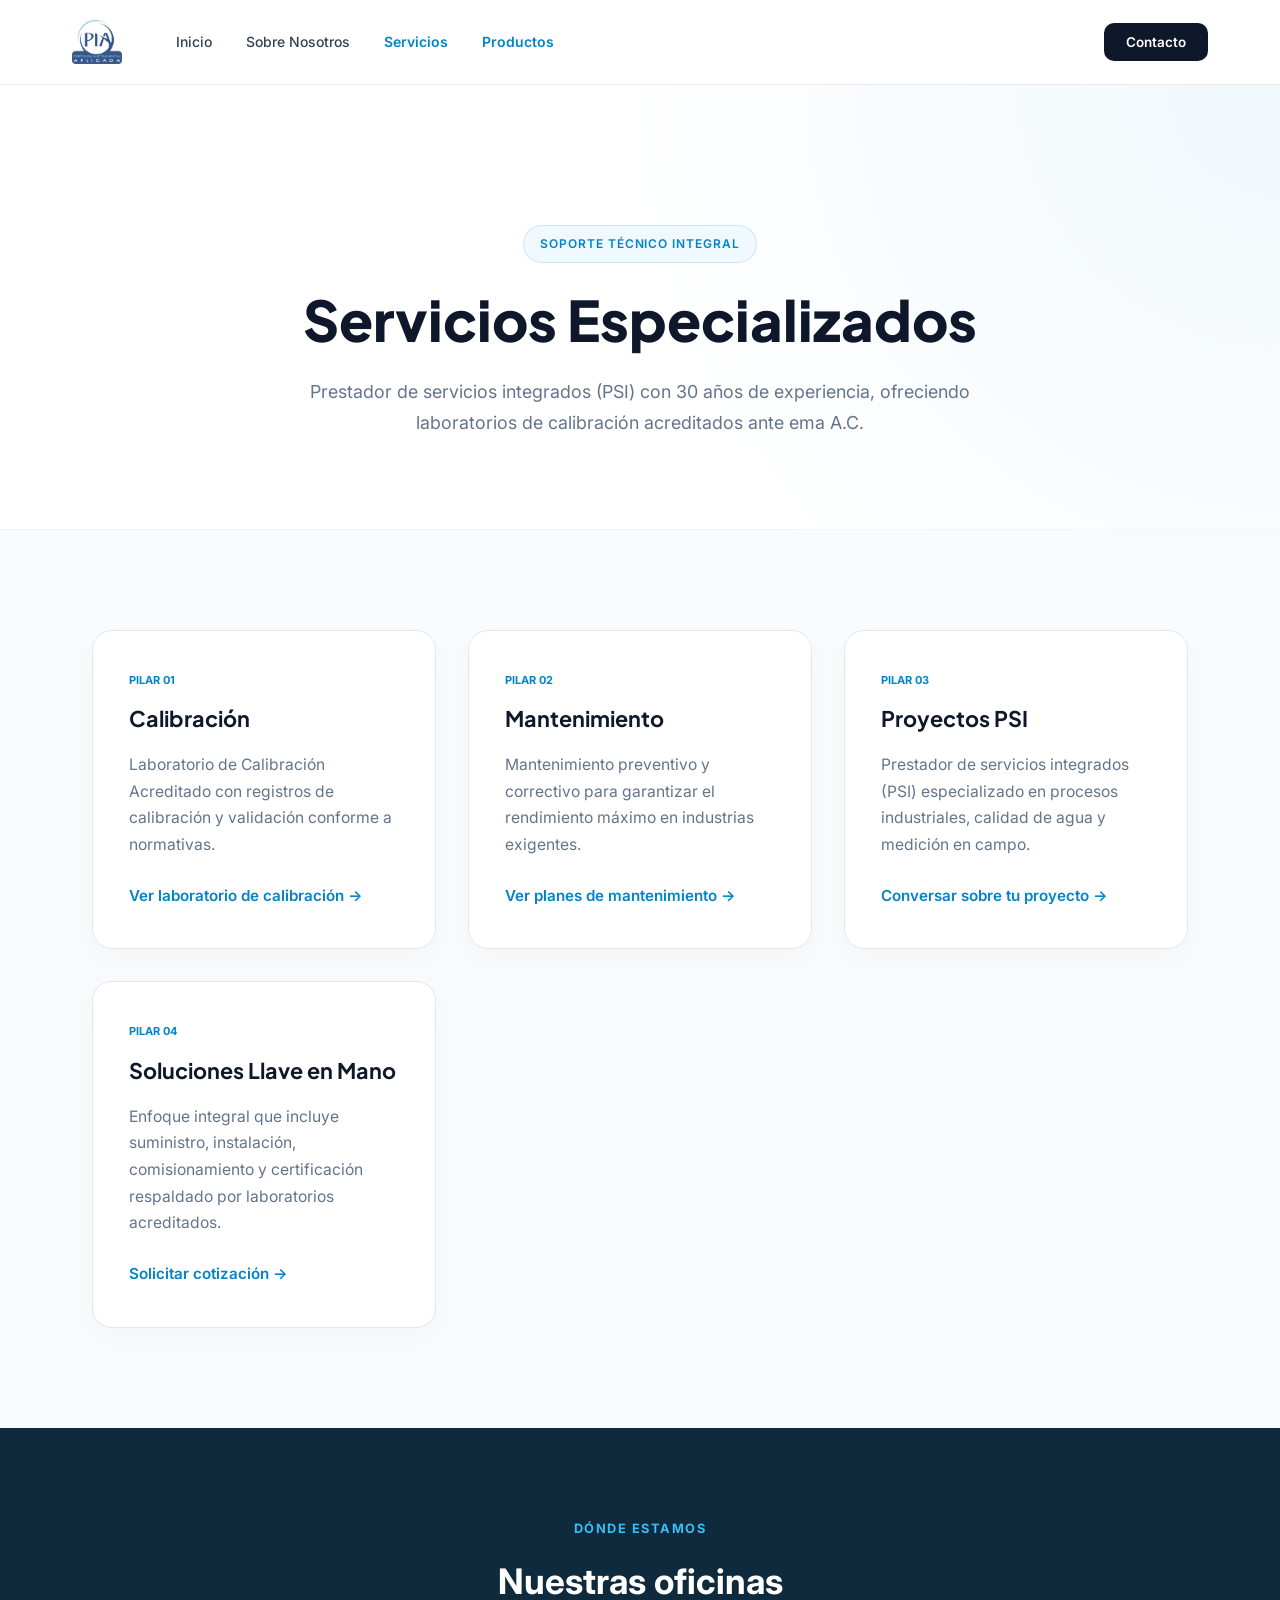
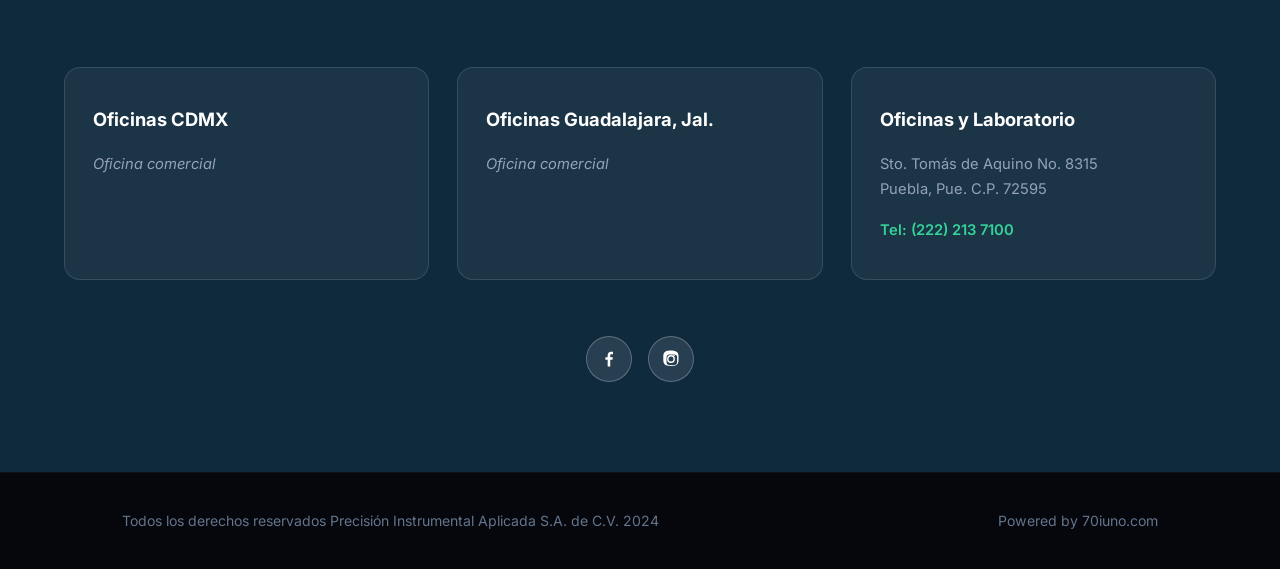
<file: servicios.html>
<!DOCTYPE html>
<html lang="es-MX">
<head>
  <meta charset="UTF-8">
  <meta name="viewport" content="width=device-width, initial-scale=1.0">
  <title>Servicios Especializados | PIA</title>
  <meta name="description" content="Servicios de calibración, mantenimiento, proyectos PSI de aguas nacionales y soluciones llave en mano.">
  <link rel="preconnect" href="https://fonts.googleapis.com">
  <link rel="preconnect" href="https://fonts.gstatic.com" crossorigin>
  <link href="https://fonts.googleapis.com/css2?family=Inter:wght@300;400;500;600;700&family=Plus+Jakarta+Sans:wght@500;600;700;800&display=swap" rel="stylesheet">
  <link rel="stylesheet" href="css/style.css">
</head>
<body>

  <header class="sticky-header">
    <div class="header-container">
      <div class="header-left">
        <a href="index.html" style="display:flex; align-items:center;">
          <img src="assets/pialogo.png" alt="PIA" style="display:block; height:44px; width:auto;">
        </a>
        <nav>
          <ul>
            <li><a href="index.html" class="nav-dropdown-item">Inicio</a></li>
            <li><a href="nosotros.html" class="nav-dropdown-item">Sobre Nosotros</a></li>
            <li style="position:relative;" onmouseenter="document.getElementById('drop-servicios').style.display='block';" onmouseleave="document.getElementById('drop-servicios').style.display='none';">
              <a href="servicios.html" class="nav-dropdown-item" style="color:#0284c7; font-weight:600;">Servicios</a>
              <div id="drop-servicios" class="nav-dropdown-menu servicios-drop">
                <div class="nav-section-title">Laboratorio</div>
                <a href="calibracion.html" class="nav-dropdown-item">Laboratorio de Calibración</a>
                <a href="mantenimiento.html" class="nav-dropdown-item">Mantenimiento Preventivo y Correctivo</a>
                <div class="nav-divider"></div>
                <div class="nav-section-title">Proyectos</div>
                <a href="servicios.html#psi" class="nav-dropdown-item">Prestador de servicios integrados (PSI)</a>
                <a href="servicios.html#llave-en-mano" class="nav-dropdown-item">Soluciones Llave en Mano</a>
              </div>
            </li>
            <li style="position:relative;" onmouseenter="document.getElementById('drop-productos').style.display='block';" onmouseleave="document.getElementById('drop-productos').style.display='none';">
              <a href="productos.html" class="nav-dropdown-item" style="color:#0284c7; font-weight:600;">Productos</a>
              <div id="drop-productos" class="nav-dropdown-menu productos-drop">
                <div class="nav-section-title">Medio Ambiente</div>
                <a href="productos.html#medio-ambiente" class="nav-dropdown-item">Emisiones y Calidad (HORIBA)</a>
                <a href="productos.html#cems-horiba" class="nav-dropdown-item">Analizadores CEMS y Portátiles</a>
                <div class="nav-divider"></div>
                <div class="nav-section-title">Proceso</div>
                <a href="productos.html#proceso" class="nav-dropdown-item">Procesos Industriales</a>
              </div>
            </li>
          </ul>
        </nav>
      </div>
      <div>

        <a href="contacto.html" style="background:#0f172a; color:#ffffff; font-size:13.5px; font-weight:600; padding:11px 22px; border-radius:10px;">Contacto</a>
      </div>
    </div>
  </header>

  <main>
    <section class="hero-section">
      <div style="max-width:960px; margin:0 auto; padding:0 32px;">
        <span class="hero-badge">Soporte Técnico Integral</span>
        <h1 style="font-family:'Plus Jakarta Sans', sans-serif; font-size:clamp(2.5rem, 4.5vw, 3.5rem); font-weight:800; color:#0f172a; line-height:1.15; margin:0 0 24px;">Servicios Especializados</h1>
        <p style="font-size:1.12rem; color:#64748b; line-height:1.75; max-width:760px; margin:0 auto;">
          Prestador de servicios integrados (PSI) con 30 años de experiencia, ofreciendo laboratorios de calibración acreditados ante ema A.C.
        </p>
      </div>
    </section>

    <section class="content-section">
      <div style="max-width:1160px; margin:0 auto; padding:0 32px;">
        <div class="card-grid">
          <div class="content-card" style="display:flex; flex-direction:column; justify-content:space-between;">
            <div>
              <span style="font-size:11px; font-weight:700; text-transform:uppercase; color:#0284c7; display:block; margin-bottom:12px;">Pilar 01</span>
              <h3 style="font-family:'Plus Jakarta Sans', sans-serif; font-size:1.35rem; color:#0f172a; margin:0 0 14px;">Calibración</h3>
              <p style="color:#64748b; font-size:0.98rem; line-height:1.7; margin:0 0 24px;">Laboratorio de Calibración Acreditado con registros de calibración y validación conforme a normativas.</p>
            </div>
            <a href="calibracion.html" style="color:#0284c7; font-weight:600; font-size:0.95rem;">Ver laboratorio de calibración →</a>
          </div>

          <div class="content-card" style="display:flex; flex-direction:column; justify-content:space-between;">
            <div>
              <span style="font-size:11px; font-weight:700; text-transform:uppercase; color:#0284c7; display:block; margin-bottom:12px;">Pilar 02</span>
              <h3 style="font-family:'Plus Jakarta Sans', sans-serif; font-size:1.35rem; color:#0f172a; margin:0 0 14px;">Mantenimiento</h3>
              <p style="color:#64748b; font-size:0.98rem; line-height:1.7; margin:0 0 24px;">Mantenimiento preventivo y correctivo para garantizar el rendimiento máximo en industrias exigentes.</p>
            </div>
            <a href="mantenimiento.html" style="color:#0284c7; font-weight:600; font-size:0.95rem;">Ver planes de mantenimiento →</a>
          </div>

          <div id="psi" class="content-card" style="display:flex; flex-direction:column; justify-content:space-between;">
            <div>
              <span style="font-size:11px; font-weight:700; text-transform:uppercase; color:#0284c7; display:block; margin-bottom:12px;">Pilar 03</span>
              <h3 style="font-family:'Plus Jakarta Sans', sans-serif; font-size:1.35rem; color:#0f172a; margin:0 0 14px;">Proyectos PSI</h3>
              <p style="color:#64748b; font-size:0.98rem; line-height:1.7; margin:0 0 24px;">Prestador de servicios integrados (PSI) especializado en procesos industriales, calidad de agua y medición en campo.</p>
            </div>
            <a href="contacto.html" style="color:#0284c7; font-weight:600; font-size:0.95rem;">Conversar sobre tu proyecto →</a>
          </div>

          <div id="llave-en-mano" class="content-card" style="display:flex; flex-direction:column; justify-content:space-between;">
            <div>
              <span style="font-size:11px; font-weight:700; text-transform:uppercase; color:#0284c7; display:block; margin-bottom:12px;">Pilar 04</span>
              <h3 style="font-family:'Plus Jakarta Sans', sans-serif; font-size:1.35rem; color:#0f172a; margin:0 0 14px;">Soluciones Llave en Mano</h3>
              <p style="color:#64748b; font-size:0.98rem; line-height:1.7; margin:0 0 24px;">Enfoque integral que incluye suministro, instalación, comisionamiento y certificación respaldado por laboratorios acreditados.</p>
            </div>
            <a href="contacto.html" style="color:#0284c7; font-weight:600; font-size:0.95rem;">Solicitar cotización →</a>
          </div>
        </div>
      </div>
    </section>
  </main>

  <section id="contacto" class="offices-section">
    <div style="max-width:1200px; margin:0 auto; padding:0 24px;">
      <p style="text-align:center; text-transform:uppercase; letter-spacing:1.5px; font-size:0.8rem; font-weight:700; color:#38BDF8; margin:0 0 12px;">Dónde estamos</p>
      <h2 style="text-align:center; color:#ffffff; font-size:2.2rem; margin:0 0 56px;">Nuestras oficinas</h2>
      <div style="display:grid; grid-template-columns:repeat(auto-fit, minmax(260px, 1fr)); gap:28px;">
        <div class="office-box">
          <h3 style="color:#ffffff; font-size:1.15rem; margin:0 0 16px;">Oficinas CDMX</h3>
          <p style="font-style:italic; color:#94A3B8; font-size:0.92rem; margin:0;">Oficina comercial</p>
        </div>
        <div class="office-box">
          <h3 style="color:#ffffff; font-size:1.15rem; margin:0 0 16px;">Oficinas Guadalajara, Jal.</h3>
          <p style="font-style:italic; color:#94A3B8; font-size:0.92rem; margin:0;">Oficina comercial</p>
        </div>
        <div class="office-box">
          <h3 style="color:#ffffff; font-size:1.15rem; margin:0 0 16px;">Oficinas y Laboratorio</h3>
          <p style="color:#94A3B8; font-size:0.92rem; margin:0 0 16px;">Sto. Tomás de Aquino No. 8315<br>Puebla, Pue. C.P. 72595</p>
          <p style="color:#34D399; font-weight:600; font-size:0.92rem; margin:0;">Tel: (222) 213 7100</p>
        </div>
      </div>

      <div style="display:flex; justify-content:center; gap:16px; margin-top:56px;">
        <a href="https://www.facebook.com/profile.php?id=61585844746764" target="_blank" rel="noopener" aria-label="Facebook" class="social-icon-btn"><svg viewBox="0 0 24 24" width="20" height="20" fill="#ffffff"><path d="M13.5 21v-8h2.7l.4-3.2h-3.1V7.8c0-.9.3-1.5 1.6-1.5h1.7V3.4c-.3 0-1.3-.1-2.4-.1-2.4 0-4 1.5-4 4.1v2.4H7.7V13h2.7v8h3.1z"/></svg></a>
        <a href="https://www.instagram.com/piagrupothera/" target="_blank" rel="noopener" aria-label="Instagram" class="social-icon-btn"><svg viewBox="0 0 24 24" width="20" height="20" fill="#ffffff"><path d="M12 7.3A4.7 4.7 0 1 0 12 16.7 4.7 4.7 0 0 0 12 7.3zm0 7.7a3 3 0 1 1 0-6 3 3 0 0 1 0 6zm5-7.9a1.1 1.1 0 1 1-2.2 0 1.1 1.1 0 0 1 2.2 0zM21 8.2c-.1-1.6-.4-3-1.6-4.2S16.8 2.1 15.2 2C13.6 1.9 10.4 1.9 8.8 2 7.2 2.1 5.8 2.4 4.6 3.6S2.9 6.2 2.8 7.8c-.1 1.6-.1 4.8 0 6.4.1 1.6.4 3 1.6 4.2s2.6 1.7 4.2 1.8c1.6.1 4.8.1 6.4 0 1.6-.1 3-.4 4.2-1.6s1.7-2.6 1.8-4.2c.1-1.6.1-4.8 0-6.4zM19 17.5a2.7 2.7 0 0 1-1.5 1.5c-1 .4-3.4.3-4.5.3s-3.5.1-4.5-.3A2.7 2.7 0 0 1 7 17.5c-.4-1-.3-3.4-.3-4.5s-.1-3.5.3-4.5A2.7 2.7 0 0 1 8.5 7c1-.4 3.4-.3 4.5-.3s3.5-.1 4.5.3A2.7 2.7 0 0 1 19 8.5c.4 1 .3 3.4.3 4.5s.1 3.5-.3 4.5z"/></svg></a>
      </div>
    </div>
  </section>

  <footer class="site-footer">
    <div style="max-width:1100px; margin:0 auto; padding:0 32px; display:flex; justify-content:space-between; align-items:center; flex-wrap:wrap; gap:16px; font-size:0.88rem;">
      <p style="margin:0;">Todos los derechos reservados Precisión Instrumental Aplicada S.A. de C.V. 2024</p>
      <p style="margin:0;">Powered by 70iuno.com</p>
    </div>
  </footer>

</body>
</html>
</file>
<file: css/style.css>
/* BASE STYLES MODERNOS */
* {
  box-sizing: border-box;
}

html {
  scroll-behavior: smooth;
}

body {
  margin: 0;
  padding: 0;
  font-family: 'Inter', -apple-system, BlinkMacSystemFont, "Segoe UI", Roboto, Helvetica, Arial, sans-serif;
  color: #1e293b;
  background-color: #ffffff;
  line-height: 1.7;
  -webkit-font-smoothing: antialiased;
}

a {
  transition: all 0.25s cubic-bezier(0.16, 1, 0.3, 1);
  text-decoration: none;
}

/* NAVBAR ORGANIZADA: LOGO + MENÚ A LA IZQUIERDA */
.header-container {
  max-width: 1200px;
  margin: 0 auto;
  padding: 0 32px;
  display: flex;
  align-items: center;
  justify-content: space-between;
  height: 84px;
}

.header-left {
  display: flex;
  align-items: center;
  gap: 40px; /* Espacio entre el logo y el menú */
}

header nav ul {
  display: flex;
  align-items: center;
  justify-content: flex-start;
  gap: 6px;
  list-style: none;
  margin: 0;
  padding: 0;
}

/* NAVBAR DROPDOWN MEJORADOS (ORGANICOS) */
.nav-dropdown-menu {
  display: none;
  position: absolute;
  top: 100%;
  left: 0;
  background: #ffffff;
  border: 1px solid rgba(15, 23, 42, 0.08);
  border-radius: 16px;
  box-shadow: 0 25px 50px -12px rgba(15, 23, 42, 0.1);
  padding: 12px;
  margin-top: 12px;
  z-index: 1000;
  animation: fadeIn 0.2s ease forwards;
}

@keyframes fadeIn {
  from { opacity: 0; transform: translateY(6px); }
  to { opacity: 1; transform: translateY(0); }
}

.nav-dropdown-menu.servicios-drop {
  width: 300px;
}

.nav-dropdown-menu.productos-drop {
  width: 340px;
  max-height: 70vh;
  overflow-y: auto;
}

.nav-dropdown-item {
  display: block;
  padding: 10px 14px;
  border-radius: 10px;
  color: #334155;
  font-size: 14px;
  font-weight: 500;
}

.nav-dropdown-item:hover {
  background-color: #f8fafc;
  color: #0284c7;
  transform: translateX(3px);
}

.nav-section-title {
  padding: 8px 14px;
  font-size: 11px;
  font-weight: 700;
  text-transform: uppercase;
  letter-spacing: 0.1em;
  color: #94a3b8;
}

.nav-divider {
  height: 1px;
  background: #f1f5f9;
  margin: 8px 10px;
}

.sticky-header {
  position: sticky;
  top: 0;
  z-index: 1000;
  background: rgba(255, 255, 255, 0.9);
  backdrop-filter: blur(12px);
  border-bottom: 1px solid rgba(226, 232, 240, 0.8);
}

.hero-section {
  padding: 140px 0 90px 0;
  background: radial-gradient(circle at top right, rgba(2, 132, 199, 0.06), transparent 50%), #ffffff;
  text-align: center;
}

.hero-badge {
  display: inline-block;
  background: #f0f9ff;
  color: #0284c7;
  font-weight: 600;
  font-size: 12px;
  letter-spacing: 0.08em;
  text-transform: uppercase;
  padding: 8px 16px;
  border-radius: 50px;
  margin-bottom: 24px;
  border: 1px solid rgba(2, 132, 199, 0.15);
}

.content-section {
  padding: 100px 0;
  background: #f8fafc;
  border-top: 1px solid #f1f5f9;
}

.card-grid {
  display: grid;
  grid-template-columns: repeat(auto-fit, minmax(320px, 1fr));
  gap: 32px;
}

.content-card {
  background: #ffffff;
  border: 1px solid #e2e8f0;
  border-radius: 20px;
  padding: 40px 36px;
  box-shadow: 0 10px 30px rgba(0, 0, 0, 0.02);
}

.offices-section {
  background: #0F2A3D;
  padding: 90px 0;
  color: #ffffff;
}

.office-box {
  background: rgba(255, 255, 255, 0.05);
  border: 1px solid rgba(255, 255, 255, 0.12);
  border-radius: 16px;
  padding: 36px 28px;
}

.social-icon-btn {
  display: flex;
  align-items: center;
  justify-content: center;
  width: 46px;
  height: 46px;
  border-radius: 50%;
  background: rgba(255, 255, 255, 0.1);
  border: 1px solid rgba(255, 255, 255, 0.25);
}

.site-footer {
  background: #05070c;
  color: #64748b;
  padding: 36px 0;
  border-top: 1px solid rgba(255, 255, 255, 0.04);
}

/* BASE STYLES MODERNOS */
* {
  box-sizing: border-box;
}

html {
  scroll-behavior: smooth;
}

body {
  margin: 0;
  padding: 0;
  font-family: 'Inter', -apple-system, BlinkMacSystemFont, "Segoe UI", Roboto, Helvetica, Arial, sans-serif;
  color: #1e293b;
  background-color: #ffffff;
  line-height: 1.7;
  -webkit-font-smoothing: antialiased;
}

a {
  transition: all 0.25s cubic-bezier(0.16, 1, 0.3, 1);
  text-decoration: none;
}

/* NAVBAR ORGANIZADA: LOGO + MENÚ A LA IZQUIERDA */
.header-container {
  max-width: 1200px;
  margin: 0 auto;
  padding: 0 32px;
  display: flex;
  align-items: center;
  justify-content: space-between;
  height: 84px;
}

.header-left {
  display: flex;
  align-items: center;
  gap: 40px;
}

header nav ul {
  display: flex;
  align-items: center;
  justify-content: flex-start;
  gap: 6px;
  list-style: none;
  margin: 0;
  padding: 0;
}

/* NAVBAR DROPDOWN MENU */
.nav-dropdown-menu {
  display: none;
  position: absolute;
  top: 100%;
  left: 0;
  background: #ffffff;
  border: 1px solid rgba(15, 23, 42, 0.08);
  border-radius: 16px;
  box-shadow: 0 25px 50px -12px rgba(15, 23, 42, 0.1);
  padding: 12px;
  margin-top: 12px;
  z-index: 1000;
  animation: fadeIn 0.2s ease forwards;
}

@keyframes fadeIn {
  from { opacity: 0; transform: translateY(6px); }
  to { opacity: 1; transform: translateY(0); }
}

.nav-dropdown-menu.servicios-drop {
  width: 300px;
}

.nav-dropdown-menu.productos-drop {
  width: 340px;
  max-height: 70vh;
  overflow-y: auto;
}

.nav-dropdown-item {
  display: block;
  padding: 10px 14px;
  border-radius: 10px;
  color: #334155;
  font-size: 14px;
  font-weight: 500;
}

.nav-dropdown-item:hover {
  background-color: #f8fafc;
  color: #0284c7;
  transform: translateX(3px);
}

.nav-section-title {
  padding: 8px 14px;
  font-size: 11px;
  font-weight: 700;
  text-transform: uppercase;
  letter-spacing: 0.1em;
  color: #94a3b8;
}

.nav-divider {
  height: 1px;
  background: #f1f5f9;
  margin: 8px 10px;
}

/* UTILITY CLASSES */
.sticky-header {
  position: sticky;
  top: 0;
  z-index: 1000;
  background: rgba(255, 255, 255, 0.9);
  backdrop-filter: blur(12px);
  border-bottom: 1px solid rgba(226, 232, 240, 0.8);
}

.hero-section {
  padding: 140px 0 90px 0;
  background: radial-gradient(circle at top right, rgba(2, 132, 199, 0.06), transparent 50%), #ffffff;
  text-align: center;
}

.hero-badge {
  display: inline-block;
  background: #f0f9ff;
  color: #0284c7;
  font-weight: 600;
  font-size: 12px;
  letter-spacing: 0.08em;
  text-transform: uppercase;
  padding: 8px 16px;
  border-radius: 50px;
  margin-bottom: 24px;
  border: 1px solid rgba(2, 132, 199, 0.15);
}

.content-section {
  padding: 100px 0;
  background: #f8fafc;
  border-top: 1px solid #f1f5f9;
}

.card-grid {
  display: grid;
  grid-template-columns: repeat(auto-fit, minmax(320px, 1fr));
  gap: 32px;
}

.content-card {
  background: #ffffff;
  border: 1px solid #e2e8f0;
  border-radius: 20px;
  padding: 40px 36px;
  box-shadow: 0 10px 30px rgba(0, 0, 0, 0.02);
}

.offices-section {
  background: #0F2A3D;
  padding: 90px 0;
  color: #ffffff;
}

.office-box {
  background: rgba(255, 255, 255, 0.05);
  border: 1px solid rgba(255, 255, 255, 0.12);
  border-radius: 16px;
  padding: 36px 28px;
}

.social-icon-btn {
  display: flex;
  align-items: center;
  justify-content: center;
  width: 46px;
  height: 46px;
  border-radius: 50%;
  background: rgba(255, 255, 255, 0.1);
  border: 1px solid rgba(255, 255, 255, 0.25);
}

.site-footer {
  background: #05070c;
  color: #64748b;
  padding: 36px 0;
  border-top: 1px solid rgba(255, 255, 255, 0.04);
}
</file>
